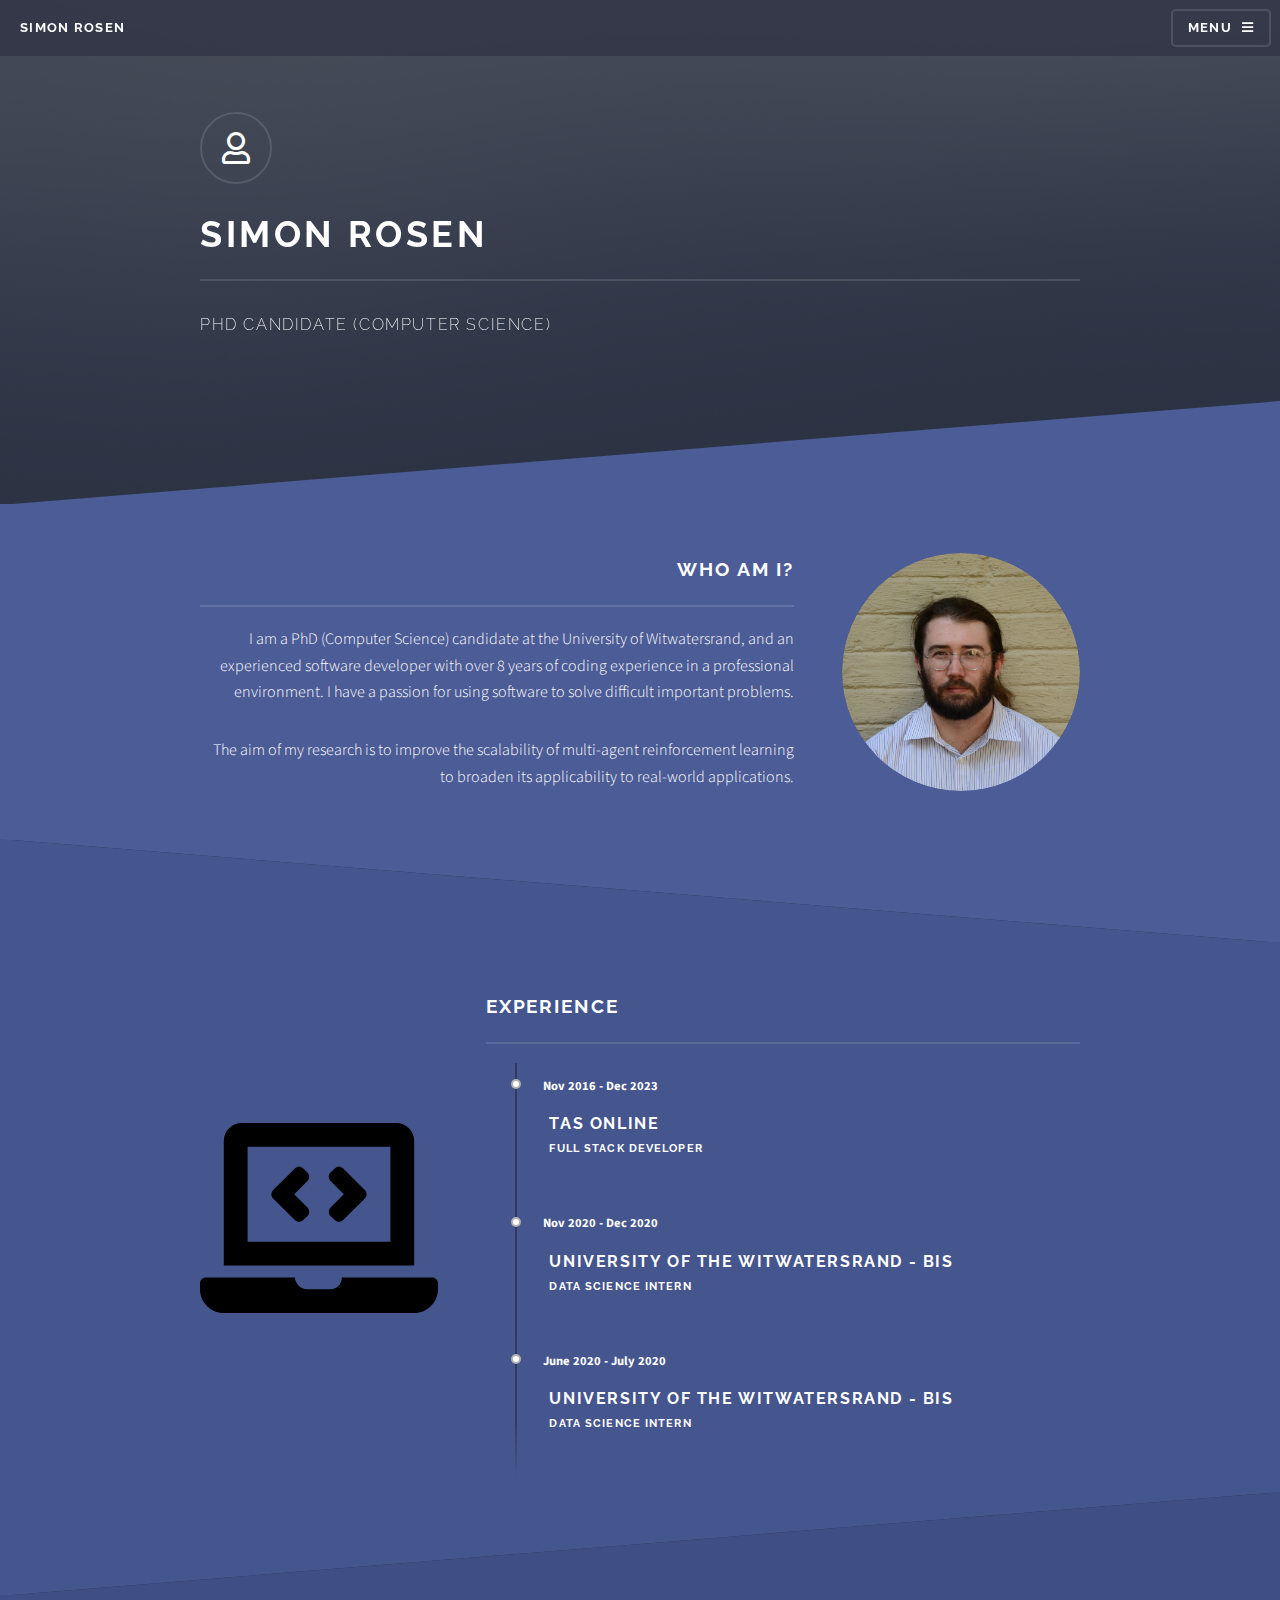
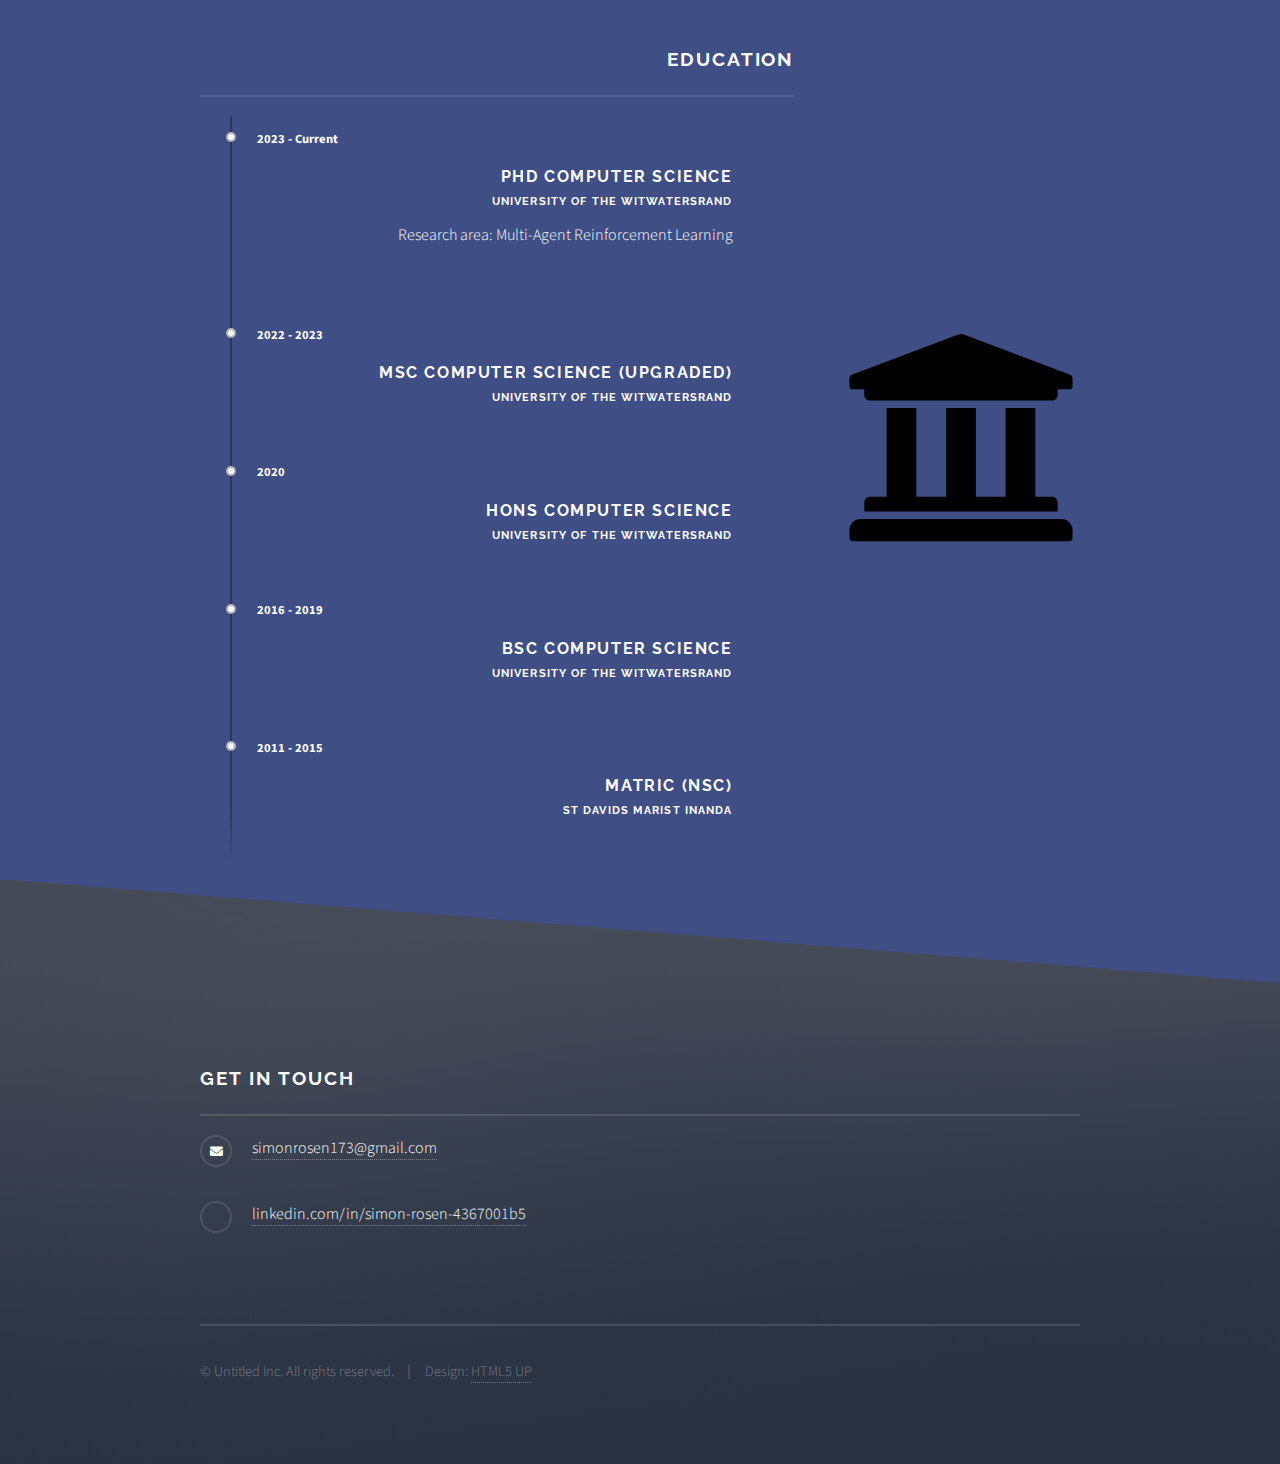
<file: index.html>
<!DOCTYPE HTML>
<!--
	Solid State by HTML5 UP
	html5up.net | @ajlkn
	Free for personal and commercial use under the CCA 3.0 license (html5up.net/license)
-->
<html>
	<head>
		<title>Simon Rosen</title>
		<meta charset="utf-8" />
		<meta name="viewport" content="width=device-width, initial-scale=1, user-scalable=no" />
		<link rel="stylesheet" href="assets/css/main.css" />
		<noscript><link rel="stylesheet" href="assets/css/noscript.css" /></noscript>
	</head>
	<body class="is-preload">

		<!-- Page Wrapper -->
			<div id="page-wrapper">

				<!-- Header -->
					<header id="header">
						<h1><a href="/">Simon Rosen</a></h1>
						<nav>
							<a href="#menu">Menu</a>
						</nav>
					</header>

					<!-- Menu -->
					<nav id="menu">
						<div class="inner">
							<h2>Menu</h2>
							<ul class="links">
								<li><a href="/">Home</a></li>
								<!--<li><a href="/blog">Blog</a></li>-->
								<!--								<li><a href="elements.html">Elements</a></li>-->
							</ul>
							<a href="#" class="close">Close</a>
						</div>
					</nav>

				<!-- Banner -->
					<section id="banner">
						<div class="inner">
							<div class="logo"><span class="icon fa-user offset"></span></div>
							<h2>Simon Rosen </h2>
							<p>PhD Candidate (Computer Science)</p>
						</div>
					</section>

				<!-- Wrapper -->
					<section id="wrapper">

						<!-- One -->
							<section id="one" class="wrapper spotlight style1">
								<div class="inner">
									<a class="image"><img src="images/me_profile.jpg" alt="" /></a>
									<div class="content">
										<h2 class="major">Who am I?</h2>
										<p>I am a PhD (Computer Science) candidate at the University of Witwatersrand, and an experienced software developer with over 8 years of coding experience in a professional environment. I have a passion for using software to solve difficult important problems.</p>
										<p>The aim of my research is to improve the scalability of multi-agent reinforcement learning to broaden its applicability to real-world applications.</p>
									</div>
								</div>
							</section>

						<!-- Two -->
							<section id="two" class="wrapper alt spotlight style2">
								<div class="inner">
									<!--Image: Photo by <a href="https://unsplash.com/@socialmode?utm_source=unsplash&utm_medium=referral&utm_content=creditCopyText">Social Mode</a> on <a href="https://unsplash.com/s/photos/laptop-and-coffee?utm_source=unsplash&utm_medium=referral&utm_content=creditCopyText">Unsplash</a>-->
									<a class="image no-radius"><img src="svgs/laptop-code.svg" alt=""/></a>
<!--									<a class="image"><></a>-->
									<div class="content">
										<h2 class="major">Experience </h2>
										<div class="timeline-container">
											<div class="timeline-item" date-is='Nov 2016 - Dec 2023'>
												<h3>TAS Online</h3>
												<h4>Full Stack Developer</h4>
<!--												<p>-->
<!--													I'm speaking with myself, number one, because I have a very good brain and I've said a lot of things. I write the best placeholder text, and I'm the biggest developer on the web by far... While that's mock-ups and this is politics, are they really so different? I think the only card she has is the Lorem card.-->
<!--												</p>-->
											</div>

											<div class="timeline-item" date-is='Nov 2020 - Dec 2020'>
												<h3>University of the Witwatersrand - BIS</h3>
												<h4>Data Science Intern</h4>
<!--												<p>-->
<!--													I'm speaking with myself, number one, because I have a very good brain and I've said a lot of things. I write the best placeholder text, and I'm the biggest developer on the web by far... While that's mock-ups and this is politics, are they really so different? I think the only card she has is the Lorem card.-->
<!--												</p>-->
											</div>

											<div class="timeline-item" date-is='June 2020 - July 2020'>
												<h3>University of the Witwatersrand - BIS</h3>
												<h4>Data Science Intern</h4>
<!--												<p>-->
<!--													I'm speaking with myself, number one, because I have a very good brain and I've said a lot of things. I write the best placeholder text, and I'm the biggest developer on the web by far... While that's mock-ups and this is politics, are they really so different? I think the only card she has is the Lorem card.-->
<!--												</p>-->
											</div>
										</div>
									</div>
								</div>
							</section>

						<!-- Three -->
							<section id="three" class="wrapper spotlight style3">
								<div class="inner">
									<a class="image no-radius"><img src="svgs/university.svg" alt="" /></a>
									<div class="content">
										<h2 class="major">Education</h2>
										<div class="timeline-container">
											<div class="timeline-item" date-is='2023 - Current'>
												<h3>PhD Computer Science</h3>
												<h4>University of the Witwatersrand</h4>
												<p>Research area: Multi-Agent Reinforcement Learning</p>
<!--												<p>-->
<!--													I'm speaking with myself, number one, because I have a very good brain and I've said a lot of things. I write the best placeholder text, and I'm the biggest developer on the web by far... While that's mock-ups and this is politics, are they really so different? I think the only card she has is the Lorem card.-->
<!--												</p>-->
											</div>

											<div class="timeline-item" date-is='2022 - 2023'>
												<h3>MSc Computer Science (Upgraded)</h3>
												<h4>University of the Witwatersrand</h4>
<!--												<p>-->
<!--													I'm speaking with myself, number one, because I have a very good brain and I've said a lot of things. I write the best placeholder text, and I'm the biggest developer on the web by far... While that's mock-ups and this is politics, are they really so different? I think the only card she has is the Lorem card.-->
<!--												</p>-->
											</div>

											<div class="timeline-item" date-is='2020'>
												<h3>Hons Computer Science</h3>
												<h4>University of the Witwatersrand</h4>
<!--												<p>-->
<!--													I'm speaking with myself, number one, because I have a very good brain and I've said a lot of things. I write the best placeholder text, and I'm the biggest developer on the web by far... While that's mock-ups and this is politics, are they really so different? I think the only card she has is the Lorem card.-->
<!--												</p>-->
											</div>

											<div class="timeline-item" date-is='2016 - 2019'>
												<h3>BSc Computer Science</h3>
												<h4>University of the Witwatersrand</h4>
<!--												<p>-->
<!--													I'm speaking with myself, number one, because I have a very good brain and I've said a lot of things. I write the best placeholder text, and I'm the biggest developer on the web by far... While that's mock-ups and this is politics, are they really so different? I think the only card she has is the Lorem card.-->
<!--												</p>-->
											</div>

											<div class="timeline-item" date-is='2011 - 2015'>
												<h3>Matric (NSC)</h3>
												<h4>St Davids Marist Inanda</h4>
<!--												<p>-->
<!--													I'm speaking with myself, number one, because I have a very good brain and I've said a lot of things. I write the best placeholder text, and I'm the biggest developer on the web by far... While that's mock-ups and this is politics, are they really so different? I think the only card she has is the Lorem card.-->
<!--												</p>-->
											</div>
										</div>
									</div>
								</div>
							</section>

<!--							<section id="programming-section" class="wrapper alt spotlight style1">-->
<!--								<div class="inner">-->
<!--&lt;!&ndash;									<a class="image no-radius"><img src="svgs/university.svg" alt="" /></a>&ndash;&gt;-->
<!--									<div class="content">-->
<!--										<h2 class="major">Programming Languages</h2>-->
<!--										<p>Cras mattis ante fermentum, malesuada neque vitae, eleifend erat. Phasellus non pulvinar erat. Fusce tincidunt, nisl eget mattis egestas, purus ipsum consequat orci, sit amet lobortis lorem lacus in tellus. Sed ac elementum arcu. Quisque placerat auctor laoreet.</p>-->

<!--&lt;!&ndash;										<a class="image no-radius"><img src="svgs/vb.net-logo.svg" alt="" /></a>&ndash;&gt;-->
<!--&lt;!&ndash;										<a class="image no-radius"><img src="svgs/js-logo.svg" alt="" /></a>&ndash;&gt;-->
<!--										<ul class="icons">-->
<!--											<li><a class="image icon small"><img src="svgs/python-logo.svg" alt="" /></a></li>-->
<!--											<li><a class="image icon small"><img src="svgs/vb.net-logo.svg" alt="" /></a></li>-->
<!--											<li><a class="image icon no-radius small"><img src="svgs/js-logo.svg" alt="" /></a></li>-->
<!--										</ul>-->
<!--&lt;!&ndash;										<ul class="contact">&ndash;&gt;-->
<!--&lt;!&ndash;											<li class="">&ndash;&gt;-->
<!--&lt;!&ndash;												&ndash;&gt;-->
<!--&lt;!&ndash;											</li>&ndash;&gt;-->
<!--&lt;!&ndash;											<li class="">&ndash;&gt;-->
<!--&lt;!&ndash;												<a class="image padded"><img src="svgs/python-logo.svg" alt="" /></a>&ndash;&gt;-->
<!--&lt;!&ndash;											</li>&ndash;&gt;-->
<!--&lt;!&ndash;											&lt;!&ndash;										<li class="icon solid fa-phone">(000) 000-0000</li>&ndash;&gt;&ndash;&gt;-->
<!--&lt;!&ndash;											&lt;!&ndash;										<li class="icon solid fa-envelope"><a href="#">information@untitled.tld</a></li>&ndash;&gt;&ndash;&gt;-->
<!--&lt;!&ndash;											&lt;!&ndash;										<li class="icon brands fa-twitter"><a href="#">twitter.com/untitled-tld</a></li>&ndash;&gt;&ndash;&gt;-->
<!--&lt;!&ndash;											&lt;!&ndash;										<li class="icon brands fa-facebook-f"><a href="#">facebook.com/untitled-tld</a></li>&ndash;&gt;&ndash;&gt;-->
<!--&lt;!&ndash;											&lt;!&ndash;										<li class="icon brands fa-instagram"><a href="#">instagram.com/untitled-tld</a></li>&ndash;&gt;&ndash;&gt;-->
<!--&lt;!&ndash;										</ul>&ndash;&gt;-->
<!--									</div>-->




<!--&lt;!&ndash;									<h2 class="major">Programming Languages</h2>&ndash;&gt;-->
<!--&lt;!&ndash;									<p>Cras mattis ante fermentum, malesuada neque vitae, eleifend erat. Phasellus non pulvinar erat. Fusce tincidunt, nisl eget mattis egestas, purus ipsum consequat orci, sit amet lobortis lorem lacus in tellus. Sed ac elementum arcu. Quisque placerat auctor laoreet.</p>&ndash;&gt;-->
<!--								</div>-->
<!--							</section>-->

						<!-- Four -->
<!--							<section id="four" class="wrapper style1">-->
<!--								<div class="inner">-->
<!--									<h2 class="major">Skills</h2>-->
<!--									<p>Cras mattis ante fermentum, malesuada neque vitae, eleifend erat. Phasellus non pulvinar erat. Fusce tincidunt, nisl eget mattis egestas, purus ipsum consequat orci, sit amet lobortis lorem lacus in tellus. Sed ac elementum arcu. Quisque placerat auctor laoreet.</p>-->
<!--									<section class="features">-->
<!--										<article>-->
<!--											<a class="image padded"><img src="svgs/python-logo.svg" alt="" /></a>-->
<!--											<h3 class="major">Web Development</h3>-->
<!--											<p>Cras mattis ante fermentum, malesuada neque vitae, eleifend erat. Phasellus non pulvinar erat. Fusce tincidunt, nisl eget mattis egestas, purus ipsum consequat orci, sit amet lobortis lorem lacus in tellus. Sed ac elementum arcu. Quisque placerat auctor laoreet.</p>-->
<!--											<p><div class="logo"><span class="icon fa-user"></span></div></p>-->
<!--&lt;!&ndash;											<a href="#" class="special">Learn more</a>&ndash;&gt;-->
<!--										</article>-->
<!--										<article>-->
<!--											<a class="image padded"><img src="svgs/js-logo.svg" alt="" /></a>-->
<!--											<h3 class="major">Reinforcement Learning</h3>-->
<!--											<p>Lorem ipsum dolor sit amet, consectetur adipiscing vehicula id nulla dignissim dapibus ultrices.</p>-->
<!--											<a href="#" class="special">Learn more</a>-->
<!--										</article>-->
<!--										<article>-->
<!--											<a class="image padded"><img src="svgs/vb.net-logo.svg" alt="" /></a>-->
<!--											<h3 class="major">Parallel Programming</h3>-->
<!--											<p>Lorem ipsum dolor sit amet, consectetur adipiscing vehicula id nulla dignissim dapibus ultrices.</p>-->
<!--											<a href="#" class="special">Learn more</a>-->
<!--										</article>-->
<!--										<article>-->
<!--											<a href="#" class="image"><img src="images/pic07.jpg" alt="" /></a>-->
<!--											<h3 class="major">Fusce consequat</h3>-->
<!--											<p>Lorem ipsum dolor sit amet, consectetur adipiscing vehicula id nulla dignissim dapibus ultrices.</p>-->
<!--											<a href="#" class="special">Learn more</a>-->
<!--										</article>-->
<!--									</section>-->
<!--									<ul class="actions">-->
<!--										<li><a href="#" class="button">Browse All</a></li>-->
<!--									</ul>-->
<!--								</div>-->
<!--							</section>-->

<!--					</section>-->

				<!-- Footer -->
					<section id="footer">
						<div class="inner">
							<h2 class="major">Get in touch</h2>
<!--							<p>Cras mattis ante fermentum, malesuada neque vitae, eleifend erat. Phasellus non pulvinar erat. Fusce tincidunt, nisl eget mattis egestas, purus ipsum consequat orci, sit amet lobortis lorem lacus in tellus. Sed ac elementum arcu. Quisque placerat auctor laoreet.</p>-->
<!--							<form method="post" action="#">-->
<!--								<div class="fields">-->
<!--									<div class="field">-->
<!--										<label for="name">Name</label>-->
<!--										<input type="text" name="name" id="name" />-->
<!--									</div>-->
<!--									<div class="field">-->
<!--										<label for="email">Email</label>-->
<!--										<input type="email" name="email" id="email" />-->
<!--									</div>-->
<!--									<div class="field">-->
<!--										<label for="message">Message</label>-->
<!--										<textarea name="message" id="message" rows="4"></textarea>-->
<!--									</div>-->
<!--								</div>-->
<!--								<ul class="actions">-->
<!--									<li><input type="submit" value="Send Message" /></li>-->
<!--								</ul>-->
<!--							</form>-->
							<ul class="contact">
<!--								<li class="icon solid fa-home">-->
<!--									Untitled Inc<br />-->
<!--									1234 Somewhere Road Suite #2894<br />-->
<!--									Nashville, TN 00000-0000-->
<!--								</li>-->
<!--								<li class="icon solid fa-phone">(000) 000-0000</li>-->
								<li class="icon solid fa-envelope"><a href="#">simonrosen173@gmail.com</a></li>
								<li class="icon solid fa-linkedin"><a href="http://www.linkedin.com/in/simon-rosen-4367001b5">linkedin.com/in/simon-rosen-4367001b5</a></li>
<!--								<li class="icon brands fa-twitter"><a href="#">twitter.com/untitled-tld</a></li>-->
<!--								<li class="icon brands fa-facebook-f"><a href="#">facebook.com/untitled-tld</a></li>-->
<!--								<li class="icon brands fa-instagram"><a href="#">instagram.com/untitled-tld</a></li>-->
							</ul>
							<ul class="copyright">
								<li>&copy; Untitled Inc. All rights reserved.</li><li>Design: <a href="http://html5up.net">HTML5 UP</a></li>
							</ul>
						</div>
					</section>

			</div>

		<!-- Scripts -->
			<script src="assets/js/jquery.min.js"></script>
			<script src="assets/js/jquery.scrollex.min.js"></script>
			<script src="assets/js/browser.min.js"></script>
			<script src="assets/js/breakpoints.min.js"></script>
			<script src="assets/js/util.js"></script>
			<script src="assets/js/main.js"></script>

	</body>
</html>
</file>
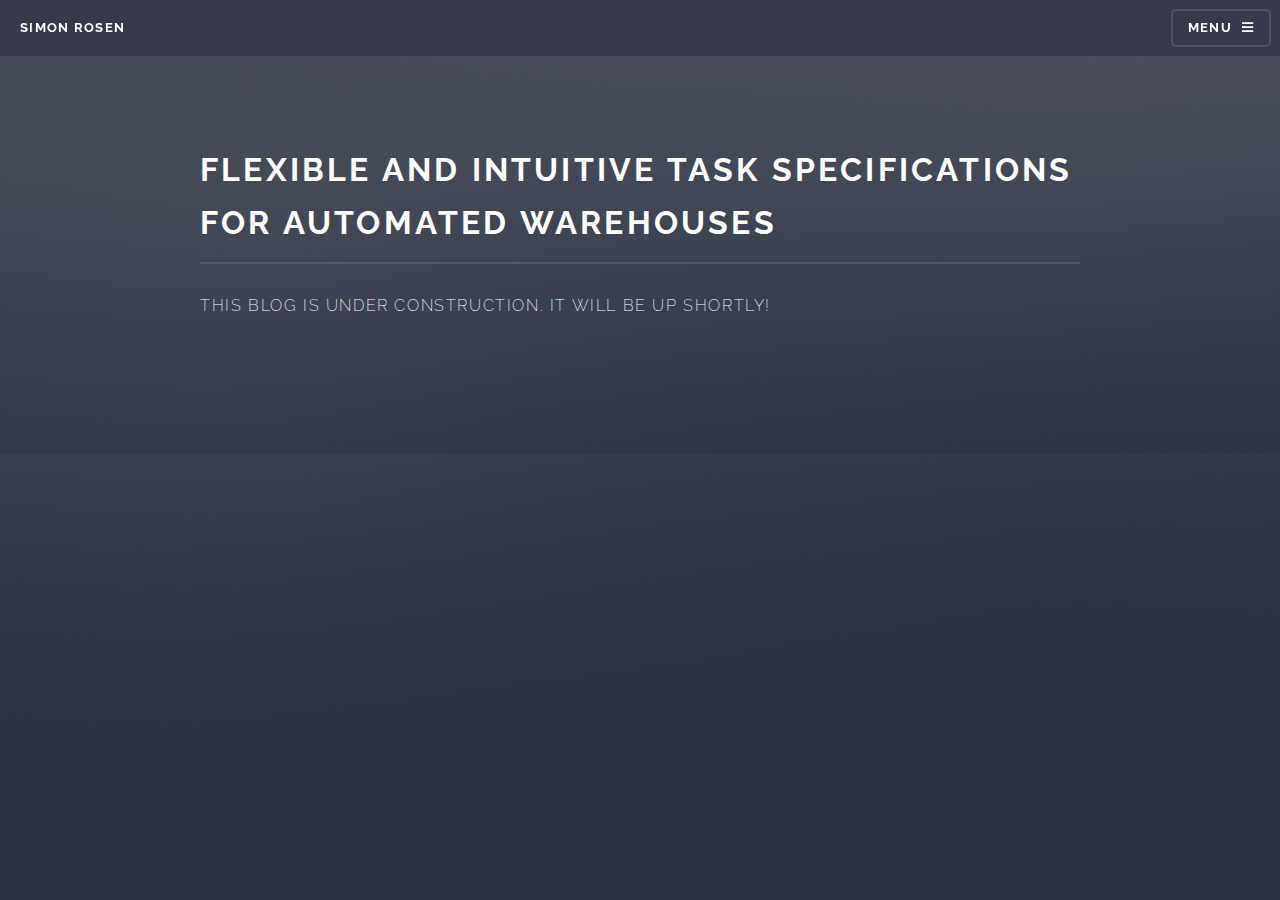
<file: blog/easy-task-specifications/index.html>
<!DOCTYPE HTML>
<!--
	Solid State by HTML5 UP
	html5up.net | @ajlkn
	Free for personal and commercial use under the CCA 3.0 license (html5up.net/license)
-->
<html>
	<head>
		<title>Simon Rosen</title>
		<meta charset="utf-8" />
		<meta name="viewport" content="width=device-width, initial-scale=1, user-scalable=no" />
		<link rel="stylesheet" href="/assets/css/main.css" />
		<noscript><link rel="stylesheet" href="/assets/css/noscript.css" /></noscript>
	</head>
	<body class="is-preload">

		<!-- Page Wrapper -->
			<div id="page-wrapper">

				<!-- Header -->
					<header id="header">
						<h1><a href="/">Simon Rosen</a></h1>
						<nav>
							<a href="#menu">Menu</a>
						</nav>
					</header>

				<!-- Menu -->
					<nav id="menu">
						<div class="inner">
							<h2>Menu</h2>
							<ul class="links">
								<li><a href="/">Home</a></li>
								<li><a href="/blog">Blog</a></li>
<!--								<li><a href="elements.html">Elements</a></li>-->
							</ul>
							<a href="#" class="close">Close</a>
						</div>
					</nav>

				<!-- Wrapper -->
					<section id="wrapper">
						<header>
							<div class="inner">
								<h2>Flexible and Intuitive Task Specifications for Automated Warehouses</h2>
								<p>This blog is under construction. It will be up shortly!</p>
							</div>
						</header>

						<!-- Content -->
<!--							<div class="wrapper">-->
<!--								<div class="inner">-->
<!--									<div class="box alt">-->
<!--										<div class="row gtr-uniform">-->
<!--											<div class="col-12"><span class="image fit"><img src="/images/blog/easy-task-specifications/laptop_and_headphones_task.png" alt="" style="background-color: white;" /></span></div>-->
<!--										</div>-->
<!--									</div>-->

<!--									<h3 class="major">Background</h3>-->
<!--									<p><span class="image left"><img src="/images/blog/easy-task-specifications/bg_automated_warehouse.png" alt="" style="background-color: white" /></span>Morbi mattis mi consectetur tortor elementum, varius pellentesque velit convallis. Aenean tincidunt lectus auctor mauris maximus, ac scelerisque ipsum tempor. Duis vulputate ex et ex tincidunt, quis lacinia velit aliquet. Duis non efficitur nisi, id malesuada justo. Maecenas sagittis felis ac sagittis semper. Curabitur purus leo, tempus sed finibus eget, fringilla quis risus. Maecenas et lorem quis sem varius sagittis et a est. Maecenas iaculis iaculis sem. Donec vel dolor at arcu tincidunt bibendum. Interdum et malesuada fames ac ante ipsum primis in faucibus. Fusce ut aliquet justo. Donec id neque ipsum. Integer eget ultricies odio. Nam vel ex a orci fringilla tincidunt. Aliquam eleifend ligula non velit accumsan cursus. Etiam ut gravida sapien. Morbi mattis mi consectetur tortor elementum, varius pellentesque velit convallis. Aenean tincidunt lectus auctor mauris maximus, ac scelerisque ipsum tempor. Duis vulputate ex et ex tincidunt, quis lacinia velit aliquet. Duis non efficitur nisi, id malesuada justo. Maecenas sagittis felis ac sagittis semper. Curabitur purus leo, tempus sed finibus eget, fringilla quis risus. Maecenas et lorem quis sem varius sagittis et a est. Maecenas iaculis iaculis sem. Donec vel dolor at arcu tincidunt bibendum. Interdum et malesuada fames ac ante ipsum primis in faucibus. Fusce ut aliquet justo. Donec id neque ipsum. Integer eget ultricies odio. Nam vel ex a orci fringilla tincidunt. Aliquam eleifend ligula non velit accumsan cursus. Etiam ut gravida sapien.</p>-->
<!--									<p>Morbi mattis mi consectetur tortor elementum, varius pellentesque velit convallis. Aenean tincidunt lectus auctor mauris maximus, ac scelerisque ipsum tempor. Duis vulputate ex et ex tincidunt, quis lacinia velit aliquet. Duis non efficitur nisi, id malesuada justo. Maecenas sagittis felis ac sagittis semper. Curabitur purus leo donec vel dolor at arcu tincidunt bibendum. Interdum et malesuada fames ac ante ipsum primis in faucibus. Fusce ut aliquet justo. Donec id neque ipsum. Integer eget ultricies odio. Nam vel ex a orci fringilla tincidunt. Aliquam eleifend ligula non velit accumsan cursus. Etiam ut gravida sapien.</p>-->

<!--									<p>Vestibulum ultrices risus velit, sit amet blandit massa auctor sit amet. Sed eu lectus sem. Phasellus in odio at ipsum porttitor mollis id vel diam. Praesent sit amet posuere risus, eu faucibus lectus. Vivamus ex ligula, tempus pulvinar ipsum in, auctor porta quam. Proin nec commodo, vel scelerisque nisi scelerisque. Suspendisse id quam vel tortor tincidunt suscipit. Nullam auctor orci eu dolor consectetur, interdum ullamcorper ante tincidunt. Mauris felis nec felis elementum varius.</p>-->

<!--									<h3 class="major">Current Approaches</h3>-->
<!--									<p>Cras mattis ante fermentum, malesuada neque vitae, eleifend erat. Phasellus non pulvinar erat. Fusce tincidunt, nisl eget mattis egestas, purus ipsum consequat orci, sit amet lobortis lorem lacus in tellus. Sed ac elementum arcu. Quisque placerat auctor laoreet.</p>-->

<!--									<h3 class="major">Our Approach</h3>-->
<!--									<p>Cras mattis ante fermentum, malesuada neque vitae, eleifend erat. Phasellus non pulvinar erat. Fusce tincidunt, nisl eget mattis egestas, purus ipsum consequat orci, sit amet lobortis lorem lacus in tellus. Sed ac elementum arcu. Quisque placerat auctor laoreet.</p>-->

<!--									<h3 class="major">Methodology</h3>-->
<!--									<p>Cras mattis ante fermentum, malesuada neque vitae, eleifend erat. Phasellus non pulvinar erat. Fusce tincidunt, nisl eget mattis egestas, purus ipsum consequat orci, sit amet lobortis lorem lacus in tellus. Sed ac elementum arcu. Quisque placerat auctor laoreet.</p>-->

<!--									<h3 class="major">Conclusion</h3>-->
<!--									<p>Cras mattis ante fermentum, malesuada neque vitae, eleifend erat. Phasellus non pulvinar erat. Fusce tincidunt, nisl eget mattis egestas, purus ipsum consequat orci, sit amet lobortis lorem lacus in tellus. Sed ac elementum arcu. Quisque placerat auctor laoreet.</p>-->
<!--								</div>-->
<!--							</div>-->

					</section>

				<!-- Footer -->
<!--					<section id="footer">-->
<!--						<div class="inner">-->
<!--							<h2 class="major">Get in touch</h2>-->
<!--							<p>Cras mattis ante fermentum, malesuada neque vitae, eleifend erat. Phasellus non pulvinar erat. Fusce tincidunt, nisl eget mattis egestas, purus ipsum consequat orci, sit amet lobortis lorem lacus in tellus. Sed ac elementum arcu. Quisque placerat auctor laoreet.</p>-->
<!--							<form method="post" action="#">-->
<!--								<div class="fields">-->
<!--									<div class="field">-->
<!--										<label for="name">Name</label>-->
<!--										<input type="text" name="name" id="name" />-->
<!--									</div>-->
<!--									<div class="field">-->
<!--										<label for="email">Email</label>-->
<!--										<input type="email" name="email" id="email" />-->
<!--									</div>-->
<!--									<div class="field">-->
<!--										<label for="message">Message</label>-->
<!--										<textarea name="message" id="message" rows="4"></textarea>-->
<!--									</div>-->
<!--								</div>-->
<!--								<ul class="actions">-->
<!--									<li><input type="submit" value="Send Message" /></li>-->
<!--								</ul>-->
<!--							</form>-->
<!--							<ul class="contact">-->
<!--								<li class="icon solid fa-home">-->
<!--									Untitled Inc<br />-->
<!--									1234 Somewhere Road Suite #2894<br />-->
<!--									Nashville, TN 00000-0000-->
<!--								</li>-->
<!--								<li class="icon solid fa-phone">(000) 000-0000</li>-->
<!--								<li class="icon solid fa-envelope"><a href="#">information@untitled.tld</a></li>-->
<!--								<li class="icon brands fa-twitter"><a href="#">twitter.com/untitled-tld</a></li>-->
<!--								<li class="icon brands fa-facebook-f"><a href="#">facebook.com/untitled-tld</a></li>-->
<!--								<li class="icon brands fa-instagram"><a href="#">instagram.com/untitled-tld</a></li>-->
<!--							</ul>-->
<!--							<ul class="copyright">-->
<!--								<li>&copy; Untitled Inc. All rights reserved.</li><li>Design: <a href="http://html5up.net">HTML5 UP</a></li>-->
<!--							</ul>-->
<!--						</div>-->
<!--					</section>-->

			</div>

		<!-- Scripts -->
			<script src="/assets/js/jquery.min.js"></script>
			<script src="/assets/js/jquery.scrollex.min.js"></script>
			<script src="/assets/js/browser.min.js"></script>
			<script src="/assets/js/breakpoints.min.js"></script>
			<script src="/assets/js/util.js"></script>
			<script src="/assets/js/main.js"></script>

	</body>
</html>
</file>
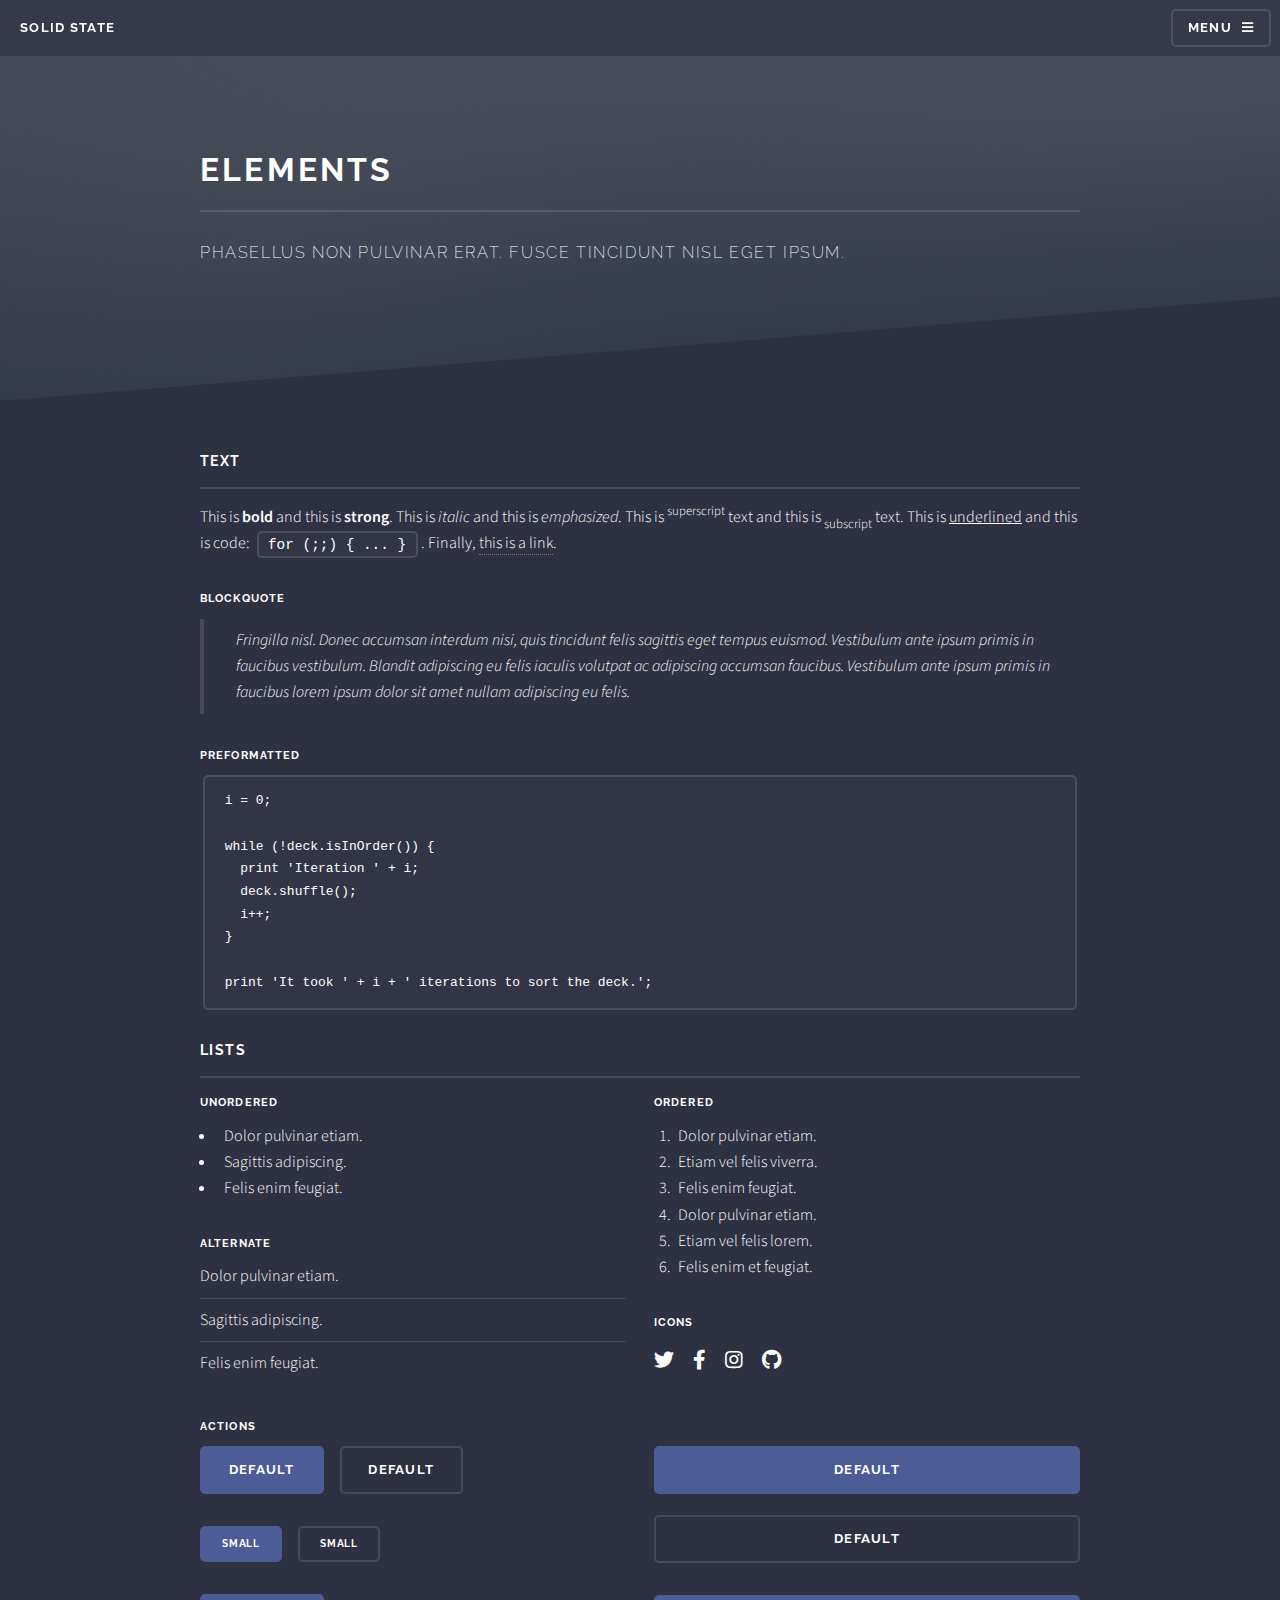
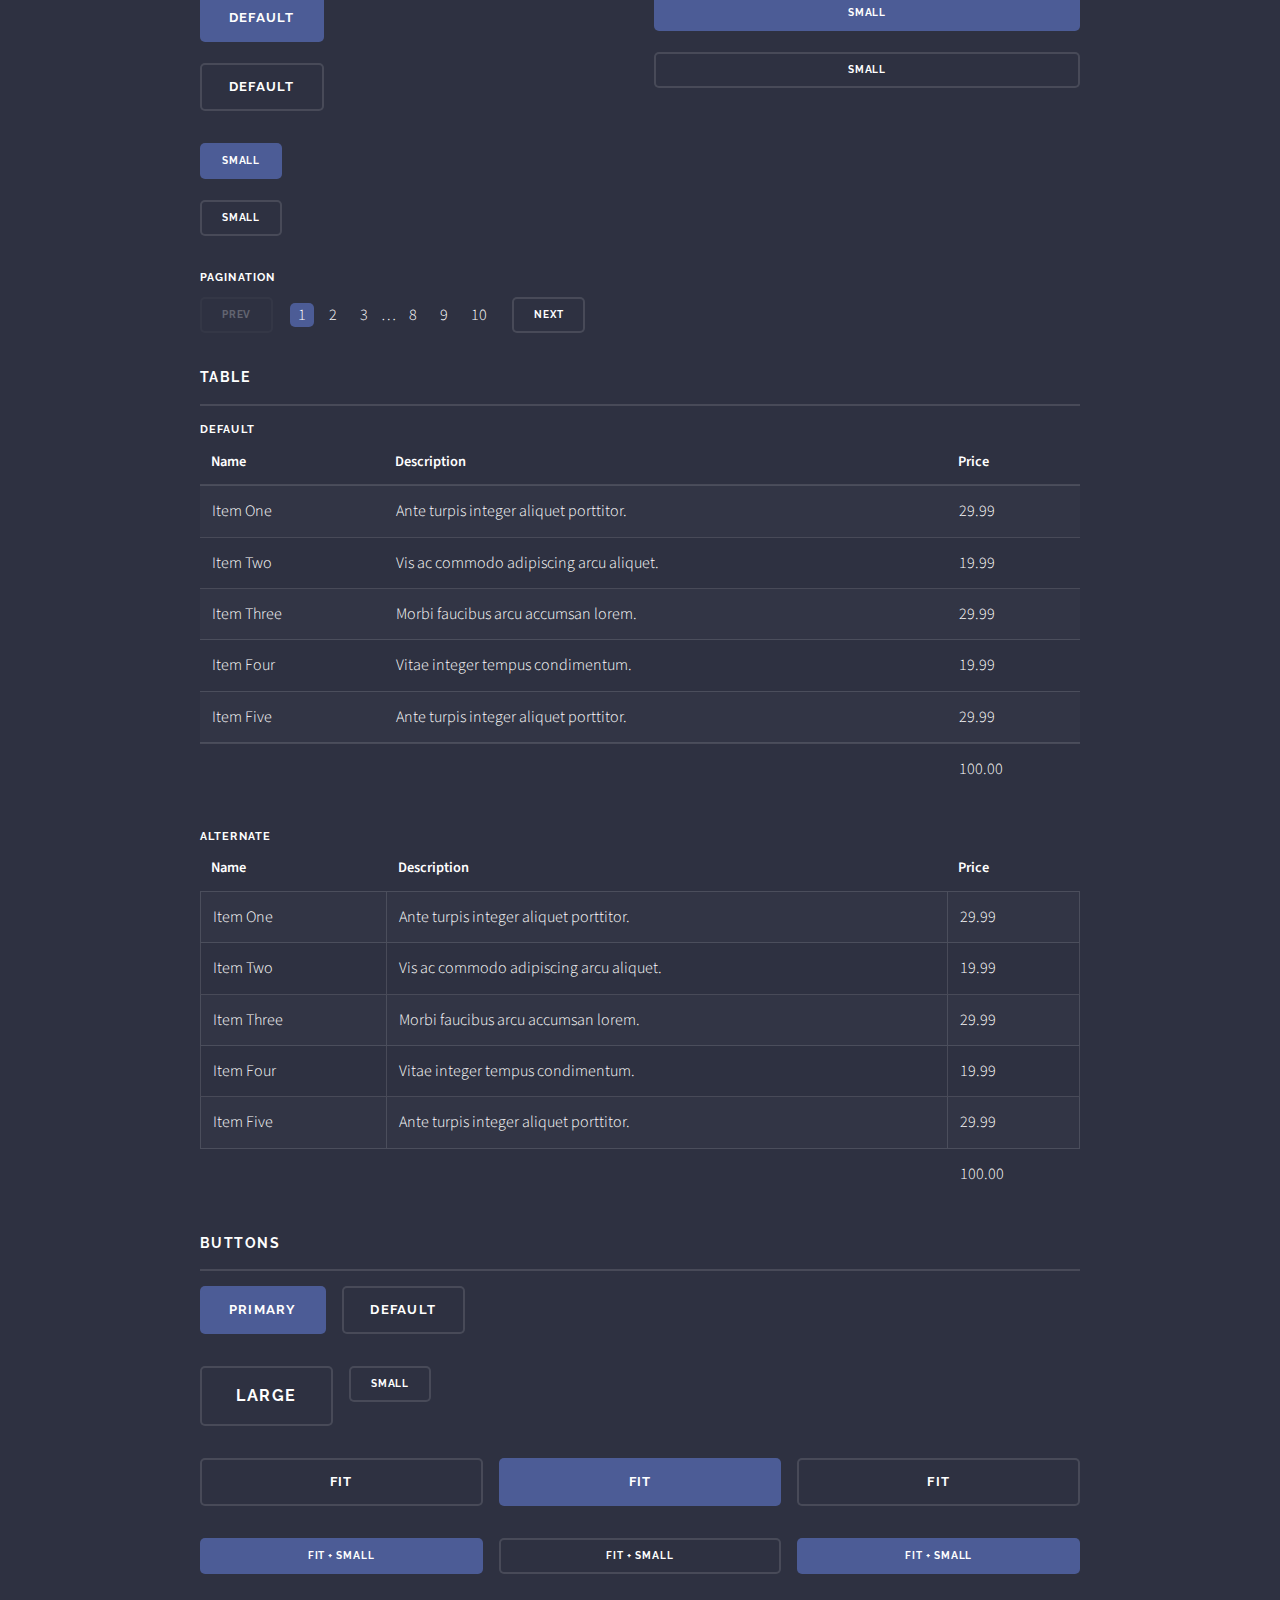
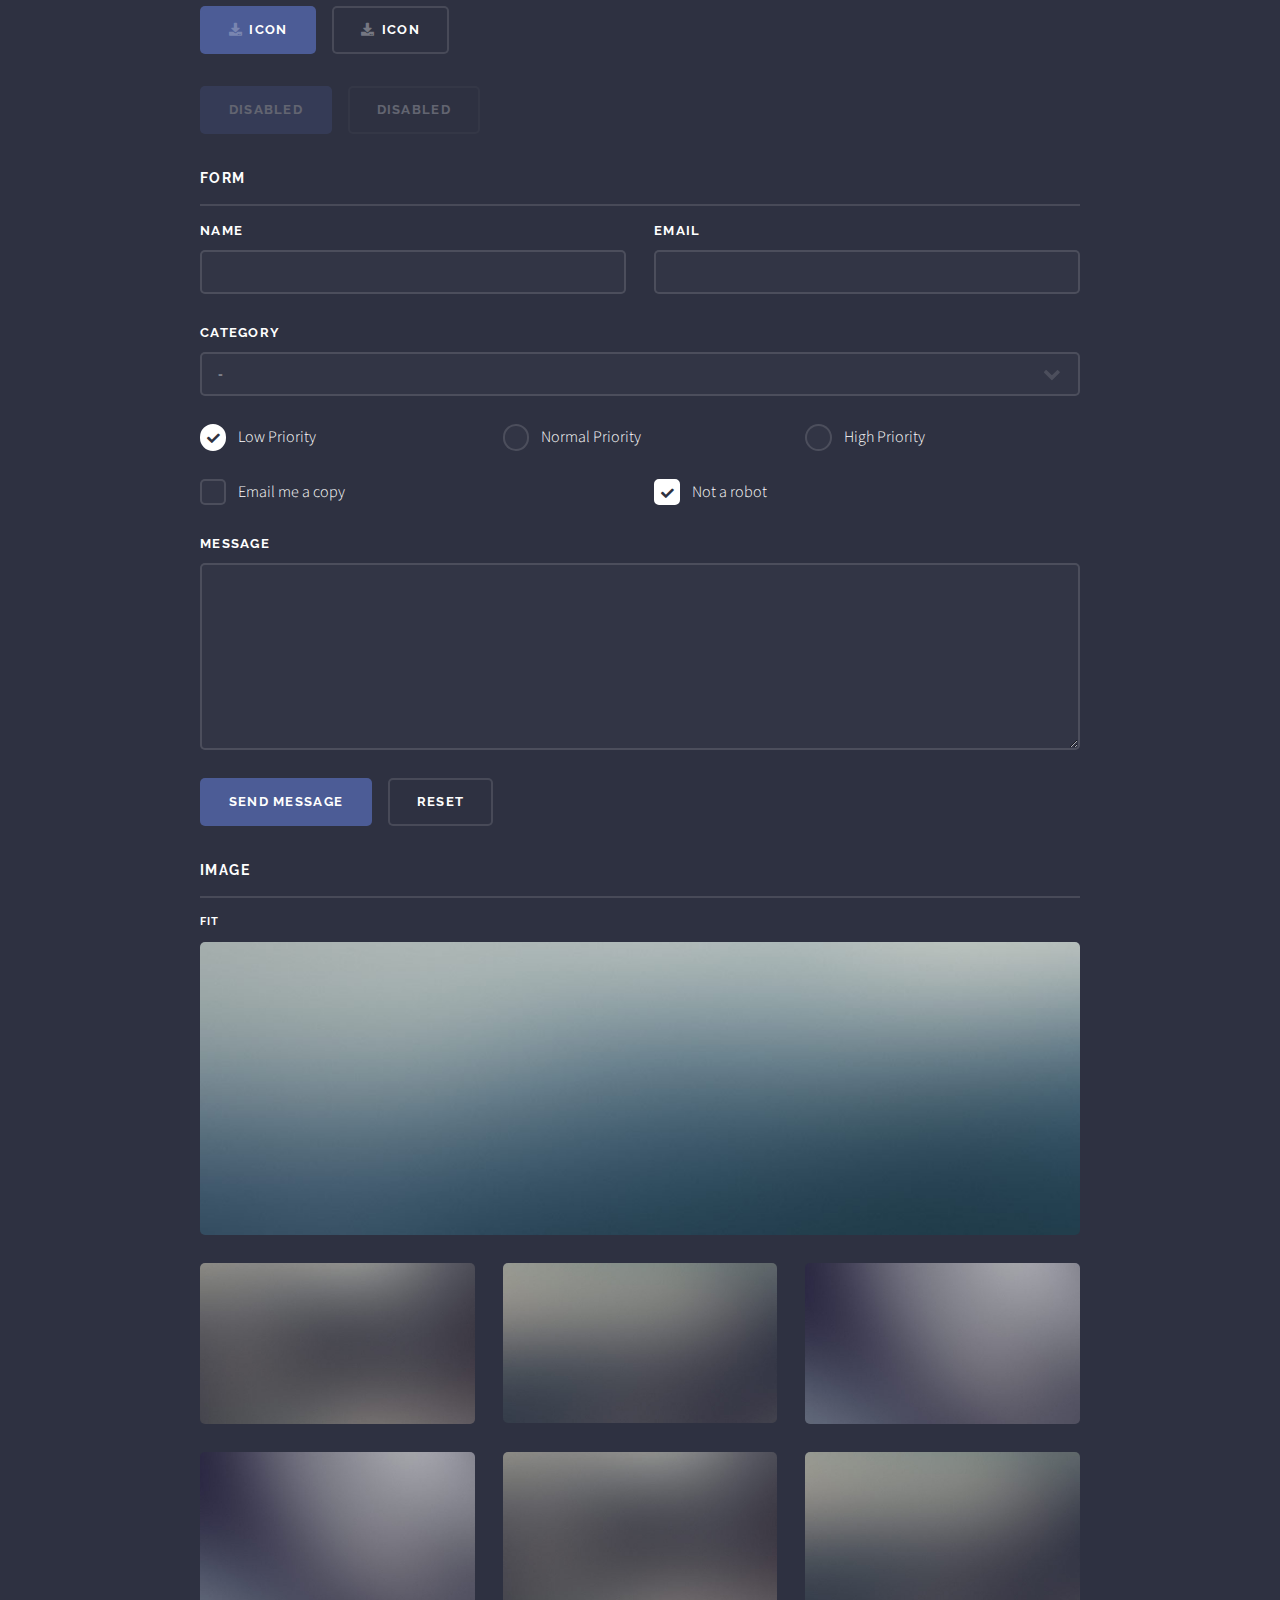
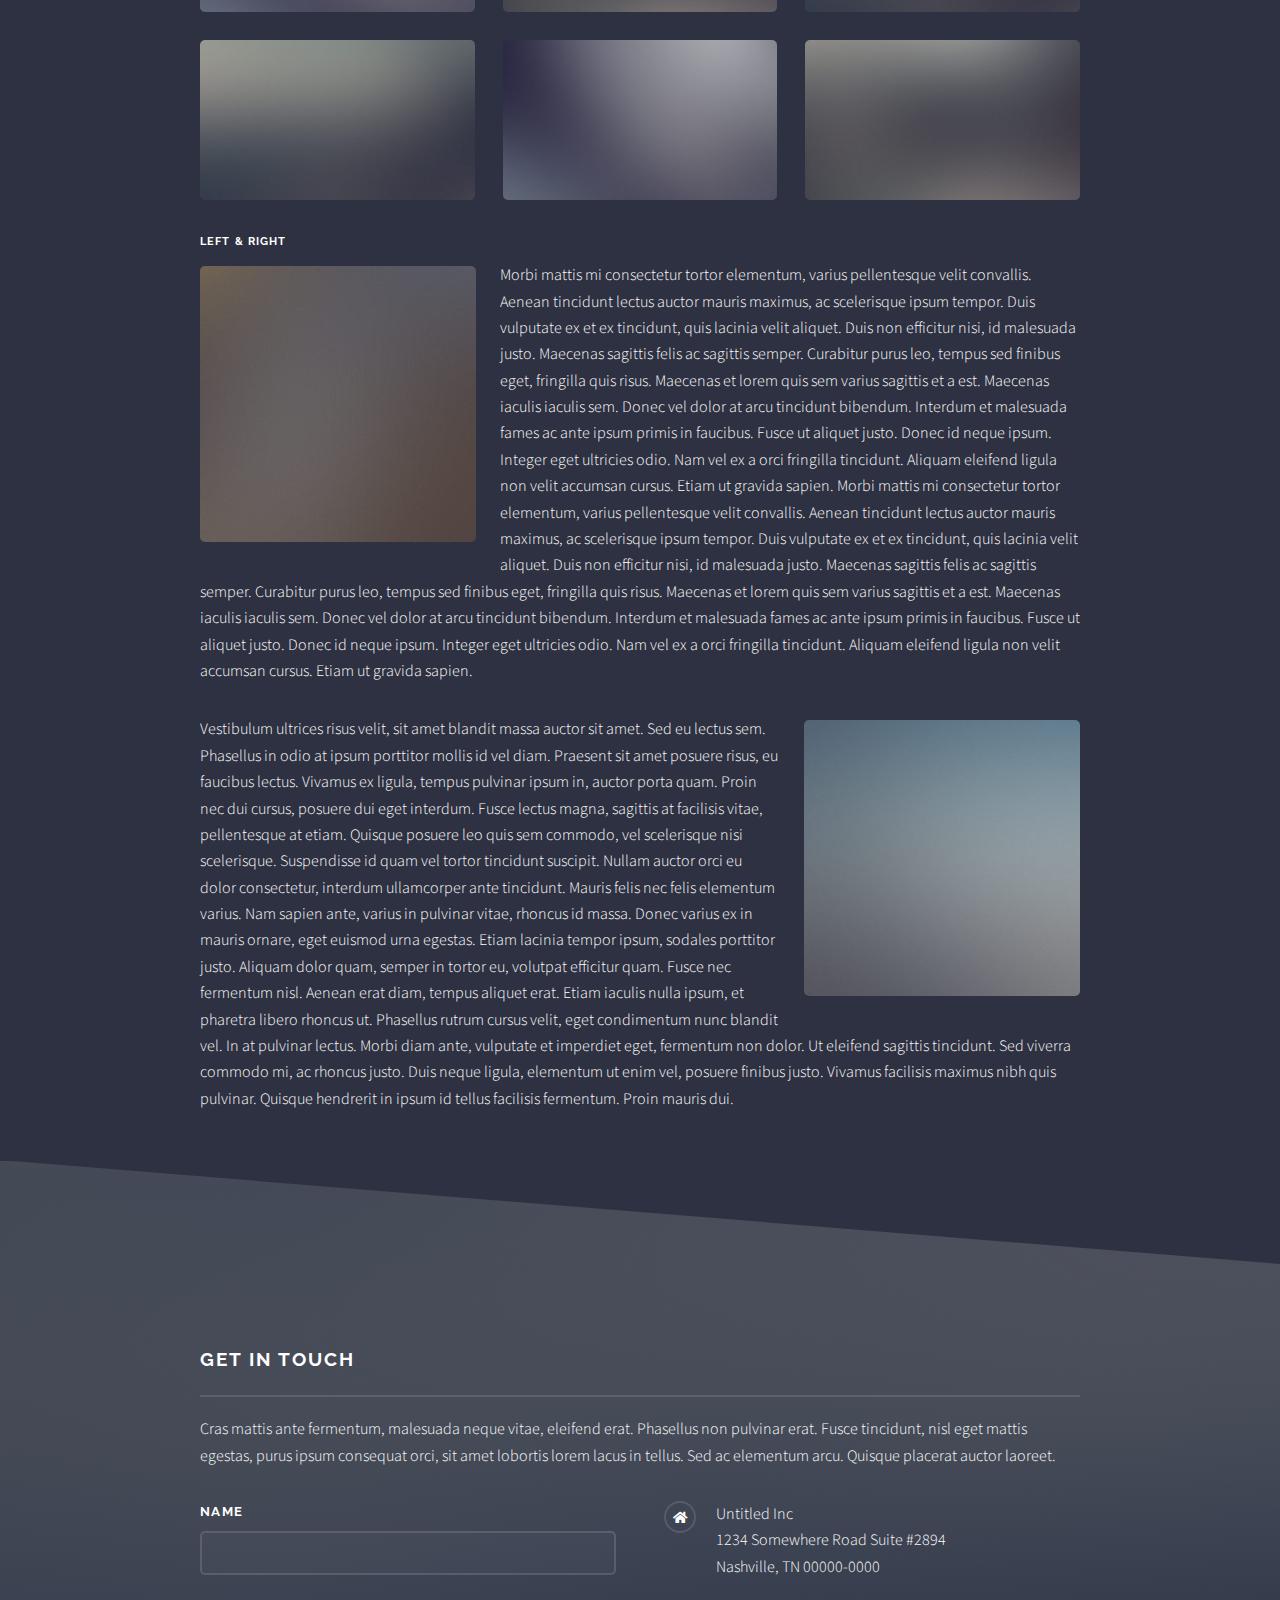
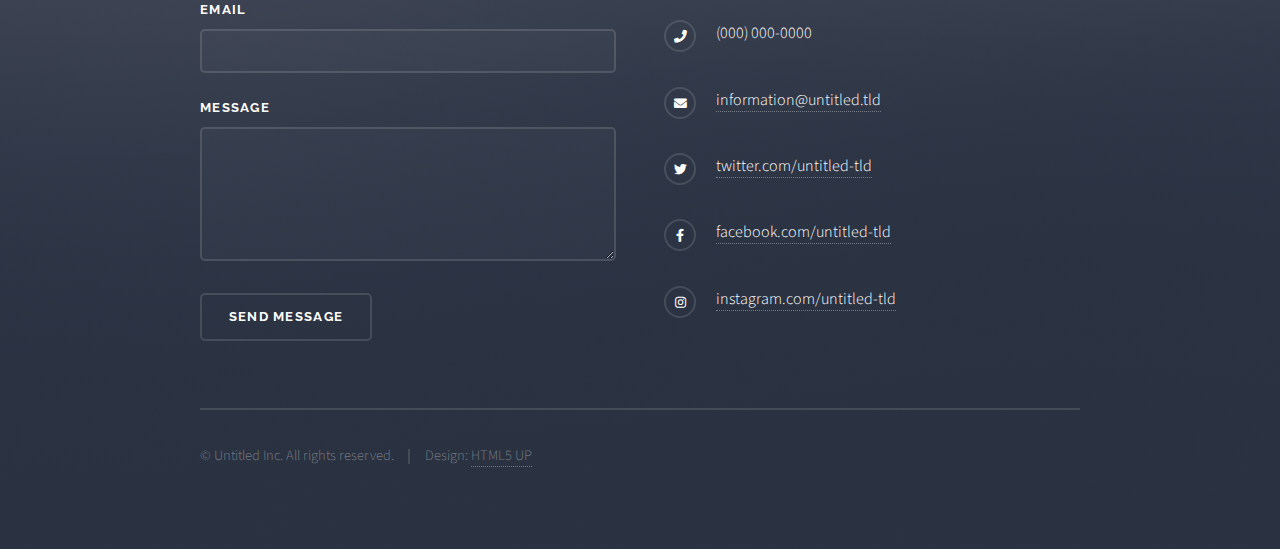
<file: elements.html>
<!DOCTYPE HTML>
<!--
	Solid State by HTML5 UP
	html5up.net | @ajlkn
	Free for personal and commercial use under the CCA 3.0 license (html5up.net/license)
-->
<html>
	<head>
		<title>Simon Rosen</title>
		<meta charset="utf-8" />
		<meta name="viewport" content="width=device-width, initial-scale=1, user-scalable=no" />
		<link rel="stylesheet" href="assets/css/main.css" />
		<noscript><link rel="stylesheet" href="assets/css/noscript.css" /></noscript>
	</head>
	<body class="is-preload">

		<!-- Page Wrapper -->
			<div id="page-wrapper">

				<!-- Header -->
					<header id="header">
						<h1><a href="index.html">Solid State</a></h1>
						<nav>
							<a href="#menu">Menu</a>
						</nav>
					</header>

				<!-- Menu -->
					<nav id="menu">
						<div class="inner">
							<h2>Menu</h2>
							<ul class="links">
								<li><a href="index.html">Home</a></li>
								<li><a href="generic.html">Generic</a></li>
								<li><a href="elements.html">Elements</a></li>
								<li><a href="#">Log In</a></li>
								<li><a href="#">Sign Up</a></li>
							</ul>
							<a href="#" class="close">Close</a>
						</div>
					</nav>

				<!-- Wrapper -->
					<section id="wrapper">
						<header>
							<div class="inner">
								<h2>Elements</h2>
								<p>Phasellus non pulvinar erat. Fusce tincidunt nisl eget ipsum.</p>
							</div>
						</header>

						<!-- Content -->
							<div class="wrapper">
								<div class="inner">

									<section>
										<h3 class="major">Text</h3>
										<p>This is <b>bold</b> and this is <strong>strong</strong>. This is <i>italic</i> and this is <em>emphasized</em>.
										This is <sup>superscript</sup> text and this is <sub>subscript</sub> text.
										This is <u>underlined</u> and this is code: <code>for (;;) { ... }</code>. Finally, <a href="#">this is a link</a>.</p>
										<h4>Blockquote</h4>
										<blockquote>Fringilla nisl. Donec accumsan interdum nisi, quis tincidunt felis sagittis eget tempus euismod. Vestibulum ante ipsum primis in faucibus vestibulum. Blandit adipiscing eu felis iaculis volutpat ac adipiscing accumsan faucibus. Vestibulum ante ipsum primis in faucibus lorem ipsum dolor sit amet nullam adipiscing eu felis.</blockquote>
										<h4>Preformatted</h4>
										<pre><code>i = 0;

while (!deck.isInOrder()) {
  print 'Iteration ' + i;
  deck.shuffle();
  i++;
}

print 'It took ' + i + ' iterations to sort the deck.';</code></pre>
									</section>

									<section>
										<h3 class="major">Lists</h3>
										<div class="row">
											<div class="col-6 col-12-medium">
												<h4>Unordered</h4>
												<ul>
													<li>Dolor pulvinar etiam.</li>
													<li>Sagittis adipiscing.</li>
													<li>Felis enim feugiat.</li>
												</ul>
												<h4>Alternate</h4>
												<ul class="alt">
													<li>Dolor pulvinar etiam.</li>
													<li>Sagittis adipiscing.</li>
													<li>Felis enim feugiat.</li>
												</ul>
											</div>
											<div class="col-6 col-12-medium">
												<h4>Ordered</h4>
												<ol>
													<li>Dolor pulvinar etiam.</li>
													<li>Etiam vel felis viverra.</li>
													<li>Felis enim feugiat.</li>
													<li>Dolor pulvinar etiam.</li>
													<li>Etiam vel felis lorem.</li>
													<li>Felis enim et feugiat.</li>
												</ol>
												<h4>Icons</h4>
												<ul class="icons">
													<li><a href="#" class="icon brands fa-twitter"><span class="label">Twitter</span></a></li>
													<li><a href="#" class="icon brands fa-facebook-f"><span class="label">Facebook</span></a></li>
													<li><a href="#" class="icon brands fa-instagram"><span class="label">Instagram</span></a></li>
													<li><a href="#" class="icon brands fa-github"><span class="label">Github</span></a></li>
												</ul>
											</div>
										</div>
										<h4>Actions</h4>
										<div class="row">
											<div class="col-6 col-12-medium">
												<ul class="actions">
													<li><a href="#" class="button primary">Default</a></li>
													<li><a href="#" class="button">Default</a></li>
												</ul>
												<ul class="actions small">
													<li><a href="#" class="button primary small">Small</a></li>
													<li><a href="#" class="button small">Small</a></li>
												</ul>
												<ul class="actions stacked">
													<li><a href="#" class="button primary">Default</a></li>
													<li><a href="#" class="button">Default</a></li>
												</ul>
												<ul class="actions stacked small">
													<li><a href="#" class="button primary small">Small</a></li>
													<li><a href="#" class="button small">Small</a></li>
												</ul>
											</div>
											<div class="col-6 col-12-medium">
												<ul class="actions stacked">
													<li><a href="#" class="button primary fit">Default</a></li>
													<li><a href="#" class="button fit">Default</a></li>
												</ul>
												<ul class="actions stacked small">
													<li><a href="#" class="button primary small fit">Small</a></li>
													<li><a href="#" class="button small fit">Small</a></li>
												</ul>
											</div>
										</div>
										<h4>Pagination</h4>
										<ul class="pagination">
											<li><span class="button small disabled">Prev</span></li>
											<li><a href="#" class="page active">1</a></li>
											<li><a href="#" class="page">2</a></li>
											<li><a href="#" class="page">3</a></li>
											<li><span>&hellip;</span></li>
											<li><a href="#" class="page">8</a></li>
											<li><a href="#" class="page">9</a></li>
											<li><a href="#" class="page">10</a></li>
											<li><a href="#" class="button small">Next</a></li>
										</ul>
									</section>

									<section>
										<h3 class="major">Table</h3>
										<h4>Default</h4>
										<div class="table-wrapper">
											<table>
												<thead>
													<tr>
														<th>Name</th>
														<th>Description</th>
														<th>Price</th>
													</tr>
												</thead>
												<tbody>
													<tr>
														<td>Item One</td>
														<td>Ante turpis integer aliquet porttitor.</td>
														<td>29.99</td>
													</tr>
													<tr>
														<td>Item Two</td>
														<td>Vis ac commodo adipiscing arcu aliquet.</td>
														<td>19.99</td>
													</tr>
													<tr>
														<td>Item Three</td>
														<td> Morbi faucibus arcu accumsan lorem.</td>
														<td>29.99</td>
													</tr>
													<tr>
														<td>Item Four</td>
														<td>Vitae integer tempus condimentum.</td>
														<td>19.99</td>
													</tr>
													<tr>
														<td>Item Five</td>
														<td>Ante turpis integer aliquet porttitor.</td>
														<td>29.99</td>
													</tr>
												</tbody>
												<tfoot>
													<tr>
														<td colspan="2"></td>
														<td>100.00</td>
													</tr>
												</tfoot>
											</table>
										</div>

										<h4>Alternate</h4>
										<div class="table-wrapper">
											<table class="alt">
												<thead>
													<tr>
														<th>Name</th>
														<th>Description</th>
														<th>Price</th>
													</tr>
												</thead>
												<tbody>
													<tr>
														<td>Item One</td>
														<td>Ante turpis integer aliquet porttitor.</td>
														<td>29.99</td>
													</tr>
													<tr>
														<td>Item Two</td>
														<td>Vis ac commodo adipiscing arcu aliquet.</td>
														<td>19.99</td>
													</tr>
													<tr>
														<td>Item Three</td>
														<td> Morbi faucibus arcu accumsan lorem.</td>
														<td>29.99</td>
													</tr>
													<tr>
														<td>Item Four</td>
														<td>Vitae integer tempus condimentum.</td>
														<td>19.99</td>
													</tr>
													<tr>
														<td>Item Five</td>
														<td>Ante turpis integer aliquet porttitor.</td>
														<td>29.99</td>
													</tr>
												</tbody>
												<tfoot>
													<tr>
														<td colspan="2"></td>
														<td>100.00</td>
													</tr>
												</tfoot>
											</table>
										</div>
									</section>

									<section>
										<h3 class="major">Buttons</h3>
										<ul class="actions">
											<li><a href="#" class="button primary">Primary</a></li>
											<li><a href="#" class="button">Default</a></li>
										</ul>
										<ul class="actions">
											<li><a href="#" class="button large">Large</a></li>
											<li><a href="#" class="button small">Small</a></li>
										</ul>
										<ul class="actions fit">
											<li><a href="#" class="button fit">Fit</a></li>
											<li><a href="#" class="button primary fit">Fit</a></li>
											<li><a href="#" class="button fit">Fit</a></li>
										</ul>
										<ul class="actions fit small">
											<li><a href="#" class="button primary fit small">Fit + Small</a></li>
											<li><a href="#" class="button fit small">Fit + Small</a></li>
											<li><a href="#" class="button primary fit small">Fit + Small</a></li>
										</ul>
										<ul class="actions">
											<li><a href="#" class="button primary icon solid fa-download">Icon</a></li>
											<li><a href="#" class="button icon solid fa-download">Icon</a></li>
										</ul>
										<ul class="actions">
											<li><span class="button primary disabled">Disabled</span></li>
											<li><span class="button disabled">Disabled</span></li>
										</ul>
									</section>

									<section>
										<h3 class="major">Form</h3>
										<form method="post" action="#">
											<div class="row gtr-uniform">
												<div class="col-6 col-12-xsmall">
													<label for="demo-name">Name</label>
													<input type="text" name="demo-name" id="demo-name" value="" />
												</div>
												<div class="col-6 col-12-xsmall">
													<label for="demo-email">Email</label>
													<input type="email" name="demo-email" id="demo-email" value="" />
												</div>
												<div class="col-12">
													<label for="demo-category">Category</label>
													<select name="demo-category" id="demo-category">
														<option value="">-</option>
														<option value="1">Manufacturing</option>
														<option value="1">Shipping</option>
														<option value="1">Administration</option>
														<option value="1">Human Resources</option>
													</select>
												</div>
												<div class="col-4 col-12-small">
													<input type="radio" id="demo-priority-low" name="demo-priority" checked>
													<label for="demo-priority-low">Low Priority</label>
												</div>
												<div class="col-4 col-12-small">
													<input type="radio" id="demo-priority-normal" name="demo-priority">
													<label for="demo-priority-normal">Normal Priority</label>
												</div>
												<div class="col-4 col-12-small">
													<input type="radio" id="demo-priority-high" name="demo-priority">
													<label for="demo-priority-high">High Priority</label>
												</div>
												<div class="col-6 col-12-small">
													<input type="checkbox" id="demo-copy" name="demo-copy">
													<label for="demo-copy">Email me a copy</label>
												</div>
												<div class="col-6 col-12-small">
													<input type="checkbox" id="demo-human" name="demo-human" checked>
													<label for="demo-human">Not a robot</label>
												</div>
												<div class="col-12">
													<label for="demo-message">Message</label>
													<textarea name="demo-message" id="demo-message" rows="6"></textarea>
												</div>
												<div class="col-12">
													<ul class="actions">
														<li><input type="submit" value="Send Message" class="primary" /></li>
														<li><input type="reset" value="Reset" /></li>
													</ul>
												</div>
											</div>
										</form>
									</section>

									<section>
										<h3 class="major">Image</h3>
										<h4>Fit</h4>
										<div class="box alt">
											<div class="row gtr-uniform">
												<div class="col-12"><span class="image fit"><img src="images/pic08.jpg" alt="" /></span></div>
												<div class="col-4"><span class="image fit"><img src="images/pic05.jpg" alt="" /></span></div>
												<div class="col-4"><span class="image fit"><img src="images/pic06.jpg" alt="" /></span></div>
												<div class="col-4"><span class="image fit"><img src="images/pic07.jpg" alt="" /></span></div>
												<div class="col-4"><span class="image fit"><img src="images/pic07.jpg" alt="" /></span></div>
												<div class="col-4"><span class="image fit"><img src="images/pic05.jpg" alt="" /></span></div>
												<div class="col-4"><span class="image fit"><img src="images/pic06.jpg" alt="" /></span></div>
												<div class="col-4"><span class="image fit"><img src="images/pic06.jpg" alt="" /></span></div>
												<div class="col-4"><span class="image fit"><img src="images/pic07.jpg" alt="" /></span></div>
												<div class="col-4"><span class="image fit"><img src="images/pic05.jpg" alt="" /></span></div>
											</div>
										</div>
										<h4>Left &amp; Right</h4>
										<p><span class="image left"><img src="images/pic01.jpg" alt="" /></span>Morbi mattis mi consectetur tortor elementum, varius pellentesque velit convallis. Aenean tincidunt lectus auctor mauris maximus, ac scelerisque ipsum tempor. Duis vulputate ex et ex tincidunt, quis lacinia velit aliquet. Duis non efficitur nisi, id malesuada justo. Maecenas sagittis felis ac sagittis semper. Curabitur purus leo, tempus sed finibus eget, fringilla quis risus. Maecenas et lorem quis sem varius sagittis et a est. Maecenas iaculis iaculis sem. Donec vel dolor at arcu tincidunt bibendum. Interdum et malesuada fames ac ante ipsum primis in faucibus. Fusce ut aliquet justo. Donec id neque ipsum. Integer eget ultricies odio. Nam vel ex a orci fringilla tincidunt. Aliquam eleifend ligula non velit accumsan cursus. Etiam ut gravida sapien. Morbi mattis mi consectetur tortor elementum, varius pellentesque velit convallis. Aenean tincidunt lectus auctor mauris maximus, ac scelerisque ipsum tempor. Duis vulputate ex et ex tincidunt, quis lacinia velit aliquet. Duis non efficitur nisi, id malesuada justo. Maecenas sagittis felis ac sagittis semper. Curabitur purus leo, tempus sed finibus eget, fringilla quis risus. Maecenas et lorem quis sem varius sagittis et a est. Maecenas iaculis iaculis sem. Donec vel dolor at arcu tincidunt bibendum. Interdum et malesuada fames ac ante ipsum primis in faucibus. Fusce ut aliquet justo. Donec id neque ipsum. Integer eget ultricies odio. Nam vel ex a orci fringilla tincidunt. Aliquam eleifend ligula non velit accumsan cursus. Etiam ut gravida sapien.</p>
										<p><span class="image right"><img src="images/pic02.jpg" alt="" /></span>Vestibulum ultrices risus velit, sit amet blandit massa auctor sit amet. Sed eu lectus sem. Phasellus in odio at ipsum porttitor mollis id vel diam. Praesent sit amet posuere risus, eu faucibus lectus. Vivamus ex ligula, tempus pulvinar ipsum in, auctor porta quam. Proin nec dui cursus, posuere dui eget interdum. Fusce lectus magna, sagittis at facilisis vitae, pellentesque at etiam. Quisque posuere leo quis sem commodo, vel scelerisque nisi scelerisque. Suspendisse id quam vel tortor tincidunt suscipit. Nullam auctor orci eu dolor consectetur, interdum ullamcorper ante tincidunt. Mauris felis nec felis elementum varius. Nam sapien ante, varius in pulvinar vitae, rhoncus id massa. Donec varius ex in mauris ornare, eget euismod urna egestas. Etiam lacinia tempor ipsum, sodales porttitor justo. Aliquam dolor quam, semper in tortor eu, volutpat efficitur quam. Fusce nec fermentum nisl. Aenean erat diam, tempus aliquet erat. Etiam iaculis nulla ipsum, et pharetra libero rhoncus ut. Phasellus rutrum cursus velit, eget condimentum nunc blandit vel. In at pulvinar lectus. Morbi diam ante, vulputate et imperdiet eget, fermentum non dolor. Ut eleifend sagittis tincidunt. Sed viverra commodo mi, ac rhoncus justo. Duis neque ligula, elementum ut enim vel, posuere finibus justo. Vivamus facilisis maximus nibh quis pulvinar. Quisque hendrerit in ipsum id tellus facilisis fermentum. Proin mauris dui.</p>
									</section>

								</div>
							</div>

					</section>

				<!-- Footer -->
					<section id="footer">
						<div class="inner">
							<h2 class="major">Get in touch</h2>
							<p>Cras mattis ante fermentum, malesuada neque vitae, eleifend erat. Phasellus non pulvinar erat. Fusce tincidunt, nisl eget mattis egestas, purus ipsum consequat orci, sit amet lobortis lorem lacus in tellus. Sed ac elementum arcu. Quisque placerat auctor laoreet.</p>
							<form method="post" action="#">
								<div class="fields">
									<div class="field">
										<label for="name">Name</label>
										<input type="text" name="name" id="name" />
									</div>
									<div class="field">
										<label for="email">Email</label>
										<input type="email" name="email" id="email" />
									</div>
									<div class="field">
										<label for="message">Message</label>
										<textarea name="message" id="message" rows="4"></textarea>
									</div>
								</div>
								<ul class="actions">
									<li><input type="submit" value="Send Message" /></li>
								</ul>
							</form>
							<ul class="contact">
								<li class="icon solid fa-home">
									Untitled Inc<br />
									1234 Somewhere Road Suite #2894<br />
									Nashville, TN 00000-0000
								</li>
								<li class="icon solid fa-phone">(000) 000-0000</li>
								<li class="icon solid fa-envelope"><a href="#">information@untitled.tld</a></li>
								<li class="icon brands fa-twitter"><a href="#">twitter.com/untitled-tld</a></li>
								<li class="icon brands fa-facebook-f"><a href="#">facebook.com/untitled-tld</a></li>
								<li class="icon brands fa-instagram"><a href="#">instagram.com/untitled-tld</a></li>
							</ul>
							<ul class="copyright">
								<li>&copy; Untitled Inc. All rights reserved.</li><li>Design: <a href="http://html5up.net">HTML5 UP</a></li>
							</ul>
						</div>
					</section>

			</div>

		<!-- Scripts -->
			<script src="assets/js/jquery.min.js"></script>
			<script src="assets/js/jquery.scrollex.min.js"></script>
			<script src="assets/js/browser.min.js"></script>
			<script src="assets/js/breakpoints.min.js"></script>
			<script src="assets/js/util.js"></script>
			<script src="assets/js/main.js"></script>

	</body>
</html>
</file>
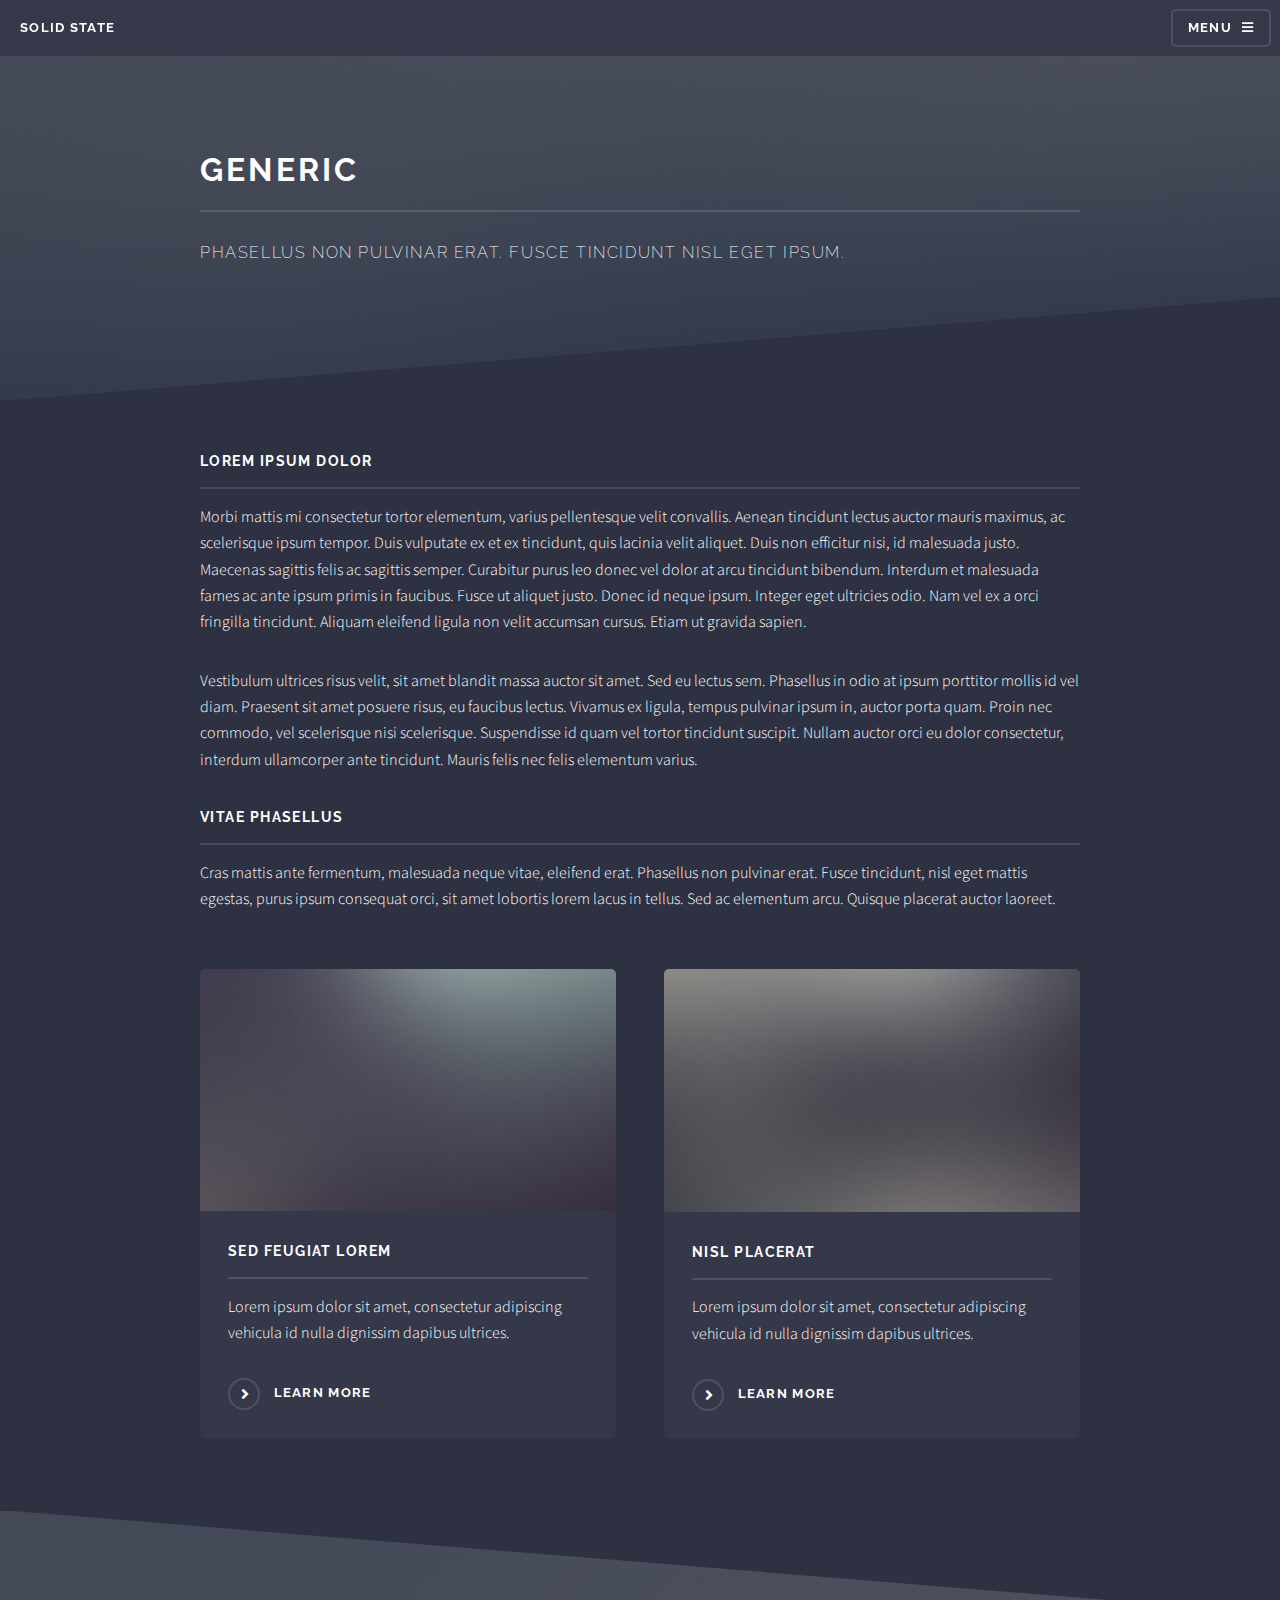
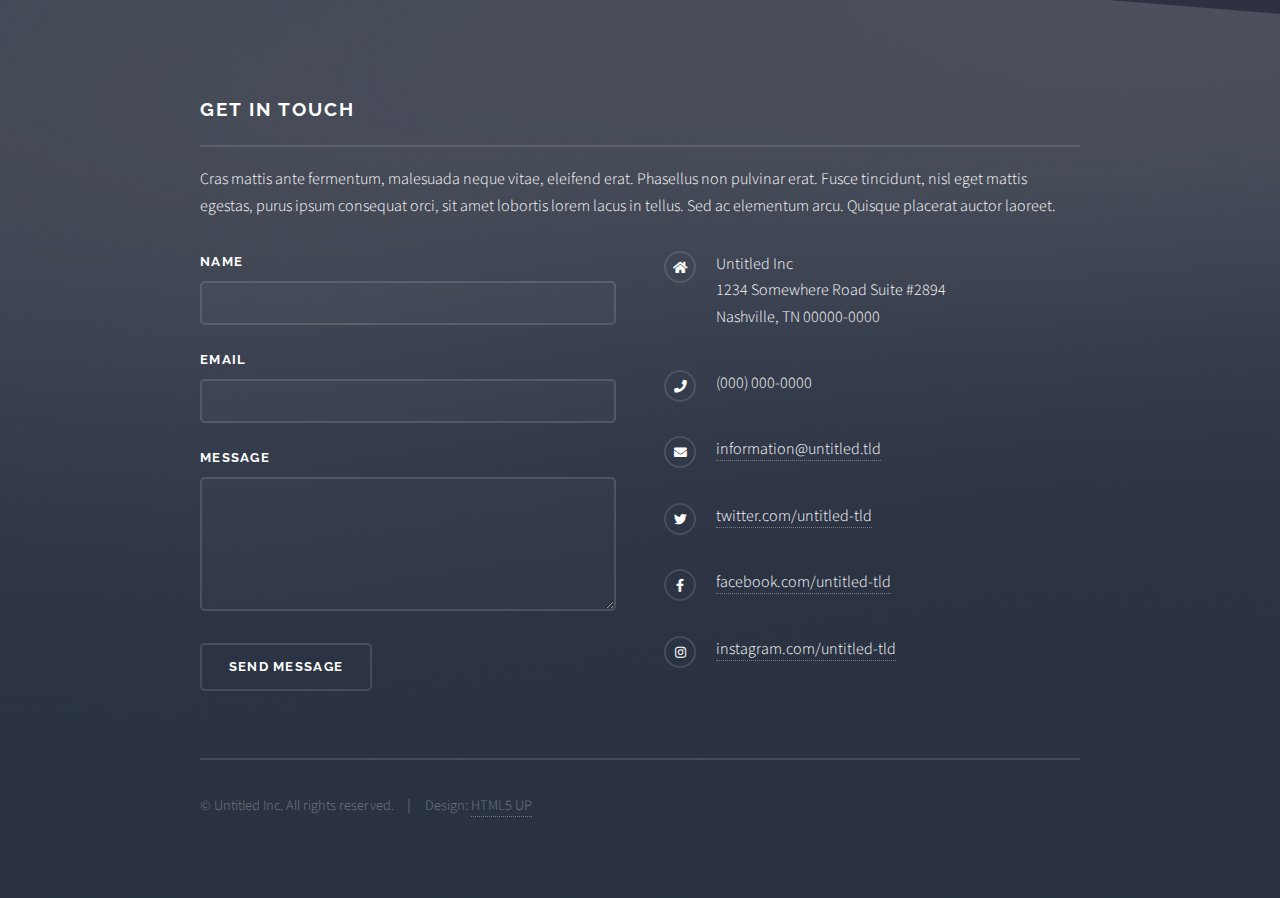
<file: generic.html>
<!DOCTYPE HTML>
<!--
	Solid State by HTML5 UP
	html5up.net | @ajlkn
	Free for personal and commercial use under the CCA 3.0 license (html5up.net/license)
-->
<html>
	<head>
		<title>Simon Rosen</title>
		<meta charset="utf-8" />
		<meta name="viewport" content="width=device-width, initial-scale=1, user-scalable=no" />
		<link rel="stylesheet" href="assets/css/main.css" />
		<noscript><link rel="stylesheet" href="assets/css/noscript.css" /></noscript>
	</head>
	<body class="is-preload">

		<!-- Page Wrapper -->
			<div id="page-wrapper">

				<!-- Header -->
					<header id="header">
						<h1><a href="index.html">Solid State</a></h1>
						<nav>
							<a href="#menu">Menu</a>
						</nav>
					</header>

				<!-- Menu -->
					<nav id="menu">
						<div class="inner">
							<h2>Menu</h2>
							<ul class="links">
								<li><a href="index.html">Home</a></li>
								<li><a href="generic.html">Generic</a></li>
								<li><a href="elements.html">Elements</a></li>
							</ul>
							<a href="#" class="close">Close</a>
						</div>
					</nav>

				<!-- Wrapper -->
					<section id="wrapper">
						<header>
							<div class="inner">
								<h2>Generic</h2>
								<p>Phasellus non pulvinar erat. Fusce tincidunt nisl eget ipsum.</p>
							</div>
						</header>

						<!-- Content -->
							<div class="wrapper">
								<div class="inner">

									<h3 class="major">Lorem ipsum dolor</h3>
									<p>Morbi mattis mi consectetur tortor elementum, varius pellentesque velit convallis. Aenean tincidunt lectus auctor mauris maximus, ac scelerisque ipsum tempor. Duis vulputate ex et ex tincidunt, quis lacinia velit aliquet. Duis non efficitur nisi, id malesuada justo. Maecenas sagittis felis ac sagittis semper. Curabitur purus leo donec vel dolor at arcu tincidunt bibendum. Interdum et malesuada fames ac ante ipsum primis in faucibus. Fusce ut aliquet justo. Donec id neque ipsum. Integer eget ultricies odio. Nam vel ex a orci fringilla tincidunt. Aliquam eleifend ligula non velit accumsan cursus. Etiam ut gravida sapien.</p>

									<p>Vestibulum ultrices risus velit, sit amet blandit massa auctor sit amet. Sed eu lectus sem. Phasellus in odio at ipsum porttitor mollis id vel diam. Praesent sit amet posuere risus, eu faucibus lectus. Vivamus ex ligula, tempus pulvinar ipsum in, auctor porta quam. Proin nec commodo, vel scelerisque nisi scelerisque. Suspendisse id quam vel tortor tincidunt suscipit. Nullam auctor orci eu dolor consectetur, interdum ullamcorper ante tincidunt. Mauris felis nec felis elementum varius.</p>

									<h3 class="major">Vitae phasellus</h3>
									<p>Cras mattis ante fermentum, malesuada neque vitae, eleifend erat. Phasellus non pulvinar erat. Fusce tincidunt, nisl eget mattis egestas, purus ipsum consequat orci, sit amet lobortis lorem lacus in tellus. Sed ac elementum arcu. Quisque placerat auctor laoreet.</p>

									<section class="features">
										<article>
											<a href="#" class="image"><img src="images/pic04.jpg" alt="" /></a>
											<h3 class="major">Sed feugiat lorem</h3>
											<p>Lorem ipsum dolor sit amet, consectetur adipiscing vehicula id nulla dignissim dapibus ultrices.</p>
											<a href="#" class="special">Learn more</a>
										</article>
										<article>
											<a href="#" class="image"><img src="images/pic05.jpg" alt="" /></a>
											<h3 class="major">Nisl placerat</h3>
											<p>Lorem ipsum dolor sit amet, consectetur adipiscing vehicula id nulla dignissim dapibus ultrices.</p>
											<a href="#" class="special">Learn more</a>
										</article>
									</section>

								</div>
							</div>

					</section>

				<!-- Footer -->
					<section id="footer">
						<div class="inner">
							<h2 class="major">Get in touch</h2>
							<p>Cras mattis ante fermentum, malesuada neque vitae, eleifend erat. Phasellus non pulvinar erat. Fusce tincidunt, nisl eget mattis egestas, purus ipsum consequat orci, sit amet lobortis lorem lacus in tellus. Sed ac elementum arcu. Quisque placerat auctor laoreet.</p>
							<form method="post" action="#">
								<div class="fields">
									<div class="field">
										<label for="name">Name</label>
										<input type="text" name="name" id="name" />
									</div>
									<div class="field">
										<label for="email">Email</label>
										<input type="email" name="email" id="email" />
									</div>
									<div class="field">
										<label for="message">Message</label>
										<textarea name="message" id="message" rows="4"></textarea>
									</div>
								</div>
								<ul class="actions">
									<li><input type="submit" value="Send Message" /></li>
								</ul>
							</form>
							<ul class="contact">
								<li class="icon solid fa-home">
									Untitled Inc<br />
									1234 Somewhere Road Suite #2894<br />
									Nashville, TN 00000-0000
								</li>
								<li class="icon solid fa-phone">(000) 000-0000</li>
								<li class="icon solid fa-envelope"><a href="#">information@untitled.tld</a></li>
								<li class="icon brands fa-twitter"><a href="#">twitter.com/untitled-tld</a></li>
								<li class="icon brands fa-facebook-f"><a href="#">facebook.com/untitled-tld</a></li>
								<li class="icon brands fa-instagram"><a href="#">instagram.com/untitled-tld</a></li>
							</ul>
							<ul class="copyright">
								<li>&copy; Untitled Inc. All rights reserved.</li><li>Design: <a href="http://html5up.net">HTML5 UP</a></li>
							</ul>
						</div>
					</section>

			</div>

		<!-- Scripts -->
			<script src="assets/js/jquery.min.js"></script>
			<script src="assets/js/jquery.scrollex.min.js"></script>
			<script src="assets/js/browser.min.js"></script>
			<script src="assets/js/breakpoints.min.js"></script>
			<script src="assets/js/util.js"></script>
			<script src="assets/js/main.js"></script>

	</body>
</html>
</file>
<file: assets/css/noscript.css>
/*
	Solid State by HTML5 UP
	html5up.net | @ajlkn
	Free for personal and commercial use under the CCA 3.0 license (html5up.net/license)
*/
/* Banner */
body.is-preload #banner .logo {
  -moz-transform: none;
  -webkit-transform: none;
  -ms-transform: none;
  transform: none;
  opacity: 1; }
body.is-preload #banner h2 {
  opacity: 1;
  -moz-transform: none;
  -webkit-transform: none;
  -ms-transform: none;
  transform: none;
  -moz-filter: none;
  -webkit-filter: none;
  -ms-filter: none;
  filter: none; }
body.is-preload #banner p {
  opacity: 01;
  -moz-transform: none;
  -webkit-transform: none;
  -ms-transform: none;
  transform: none;
  -moz-filter: none;
  -webkit-filter: none;
  -ms-filter: none;
  filter: none; }

/*# sourceMappingURL=noscript.css.map */
</file>
<file: assets/css/main.css>
@import url(fontawesome-all.min.css);
@import url("https://fonts.googleapis.com/css?family=Raleway:200,700|Source+Sans+Pro:300,600,300italic,600italic");
/*
	Solid State by HTML5 UP
	html5up.net | @ajlkn
	Free for personal and commercial use under the CCA 3.0 license (html5up.net/license)
*/
html, body, div, span, applet, object,
iframe, h1, h2, h3, h4, h5, h6, p, blockquote,
pre, a, abbr, acronym, address, big, cite,
code, del, dfn, em, img, ins, kbd, q, s, samp,
small, strike, strong, sub, sup, tt, var, b,
u, i, center, dl, dt, dd, ol, ul, li, fieldset,
form, label, legend, table, caption, tbody,
tfoot, thead, tr, th, td, article, aside,
canvas, details, embed, figure, figcaption,
footer, header, hgroup, menu, nav, output, ruby,
section, summary, time, mark, audio, video {
  margin: 0;
  padding: 0;
  border: 0;
  font-size: 100%;
  font: inherit;
  vertical-align: baseline; }

article, aside, details, figcaption, figure,
footer, header, hgroup, menu, nav, section {
  display: block; }

body {
  line-height: 1; }

ol, ul {
  list-style: none; }

blockquote, q {
  quotes: none; }
  blockquote:before, blockquote:after, q:before, q:after {
    content: '';
    content: none; }

table {
  border-collapse: collapse;
  border-spacing: 0; }

body {
  -webkit-text-size-adjust: none; }

mark {
  background-color: transparent;
  color: inherit; }

input::-moz-focus-inner {
  border: 0;
  padding: 0; }

input, select, textarea {
  -moz-appearance: none;
  -webkit-appearance: none;
  -ms-appearance: none;
  appearance: none; }

/* Basic */
@-ms-viewport {
  width: device-width; }
body {
  -ms-overflow-style: scrollbar; }

@media screen and (max-width: 480px) {
  html, body {
    min-width: 320px; } }
html {
  box-sizing: border-box; }

*, *:before, *:after {
  box-sizing: inherit; }

body {
  background-color: #2e3141;
  background-image: linear-gradient(to top, rgba(46, 49, 65, 0.8), rgba(46, 49, 65, 0.8)), url("../../images/bg.jpg");
  background-size: auto, cover;
  background-attachment: fixed, fixed;
  background-position: center, center; }
  body.is-preload *, body.is-preload *:before, body.is-preload *:after {
    -moz-animation: none !important;
    -webkit-animation: none !important;
    -ms-animation: none !important;
    animation: none !important;
    -moz-transition: none !important;
    -webkit-transition: none !important;
    -ms-transition: none !important;
    transition: none !important; }

/* Type */
body, input, select, textarea {
  color: #ffffff;
  font-family: "Source Sans Pro", Helvetica, sans-serif;
  font-size: 16.5pt;
  font-weight: 300;
  line-height: 1.65; }
  @media screen and (max-width: 1680px) {
    body, input, select, textarea {
      font-size: 13pt; } }
  @media screen and (max-width: 1280px) {
    body, input, select, textarea {
      font-size: 12pt; } }
  @media screen and (max-width: 980px) {
    body, input, select, textarea {
      font-size: 12pt; } }
  @media screen and (max-width: 736px) {
    body, input, select, textarea {
      font-size: 12pt; } }
  @media screen and (max-width: 480px) {
    body, input, select, textarea {
      font-size: 12pt; } }

a {
  -moz-transition: color 0.2s ease-in-out, border-bottom-color 0.2s ease-in-out;
  -webkit-transition: color 0.2s ease-in-out, border-bottom-color 0.2s ease-in-out;
  -ms-transition: color 0.2s ease-in-out, border-bottom-color 0.2s ease-in-out;
  transition: color 0.2s ease-in-out, border-bottom-color 0.2s ease-in-out;
  border-bottom: dotted 1px rgba(255, 255, 255, 0.35);
  color: #ffffff;
  text-decoration: none; }
  a:hover {
    border-bottom-color: transparent;
    color: #ffffff !important; }
  a.special:not(.button) {
    text-decoration: none;
    border-bottom: 0;
    display: block;
    font-family: Raleway, Helvetica, sans-serif;
    font-size: 0.8em;
    font-weight: 700;
    letter-spacing: 0.1em;
    margin: 0 0 2em 0;
    text-transform: uppercase; }
    a.special:not(.button):before {
      -moz-osx-font-smoothing: grayscale;
      -webkit-font-smoothing: antialiased;
      display: inline-block;
      font-style: normal;
      font-variant: normal;
      text-rendering: auto;
      line-height: 1;
      text-transform: none !important;
      font-family: 'Font Awesome 5 Free';
      font-weight: 900; }
    a.special:not(.button):before {
      -moz-transition: background-color 0.2s ease-in-out;
      -webkit-transition: background-color 0.2s ease-in-out;
      -ms-transition: background-color 0.2s ease-in-out;
      transition: background-color 0.2s ease-in-out;
      border-radius: 100%;
      border: solid 2px rgba(255, 255, 255, 0.125);
      content: '\f105';
      display: inline-block;
      font-size: 1.25em;
      height: 2em;
      line-height: 1.75em;
      margin-right: 0.85em;
      text-align: center;
      text-indent: 0.15em;
      vertical-align: middle;
      width: 2em; }
    a.special:not(.button):hover:before {
      background-color: rgba(255, 255, 255, 0.025); }
    a.special:not(.button):active:before {
      background-color: rgba(255, 255, 255, 0.075); }

strong, b {
  color: #ffffff;
  font-weight: 600; }

em, i {
  font-style: italic; }

p {
  margin: 0 0 2em 0; }

h1, h2, h3, h4, h5, h6 {
  color: #ffffff;
  font-family: Raleway, Helvetica, sans-serif;
  font-weight: 700;
  letter-spacing: 0.1em;
  margin: 0 0 1em 0;
  text-transform: uppercase; }
  h1 a, h2 a, h3 a, h4 a, h5 a, h6 a {
    color: inherit;
    text-decoration: none;
    border-bottom: 0; }
  h1 span, h2 span, h3 span, h4 span, h5 span, h6 span {
    font-weight: 200; }
  h1.major, h2.major, h3.major, h4.major, h5.major, h6.major {
    padding-bottom: 1em;
    border-bottom: solid 2px rgba(255, 255, 255, 0.125); }

h2 {
  font-size: 1.2em; }

h3 {
  font-size: 0.9em; }

h4 {
  font-size: 0.7em; }

h5 {
  font-size: 0.7em; }

h6 {
  font-size: 0.7em; }

@media screen and (max-width: 736px) {
  h2 {
    font-size: 1em; }

  h3 {
    font-size: 0.8em; } }
sub {
  font-size: 0.8em;
  position: relative;
  top: 0.5em; }

sup {
  font-size: 0.8em;
  position: relative;
  top: -0.5em; }

blockquote {
  border-left: solid 4px rgba(255, 255, 255, 0.125);
  font-style: italic;
  margin: 0 0 2em 0;
  padding: 0.5em 0 0.5em 2em; }

code {
  background: rgba(255, 255, 255, 0.025);
  border-radius: 5px;
  border: solid 2px rgba(255, 255, 255, 0.125);
  font-family: "Courier New", monospace;
  font-size: 0.9em;
  margin: 0 0.25em;
  padding: 0.25em 0.65em; }

pre {
  -webkit-overflow-scrolling: touch;
  font-family: "Courier New", monospace;
  font-size: 0.9em;
  margin: 0 0 2em 0; }
  pre code {
    display: block;
    line-height: 1.75em;
    padding: 1em 1.5em;
    overflow-x: auto; }

hr {
  border: 0;
  border-bottom: solid 2px rgba(255, 255, 255, 0.125);
  margin: 2.5em 0; }
  hr.major {
    margin: 4em 0; }

.align-left {
  text-align: left; }

.align-center {
  text-align: center; }

.align-right {
  text-align: right; }

/* Row */
.row {
  display: flex;
  flex-wrap: wrap;
  box-sizing: border-box;
  align-items: stretch; }
  .row > * {
    box-sizing: border-box; }
  .row.gtr-uniform > * > :last-child {
    margin-bottom: 0; }
  .row.aln-left {
    justify-content: flex-start; }
  .row.aln-center {
    justify-content: center; }
  .row.aln-right {
    justify-content: flex-end; }
  .row.aln-top {
    align-items: flex-start; }
  .row.aln-middle {
    align-items: center; }
  .row.aln-bottom {
    align-items: flex-end; }
  .row > .imp {
    order: -1; }
  .row > .col-1 {
    width: 8.3333333333%; }
  .row > .off-1 {
    margin-left: 8.3333333333%; }
  .row > .col-2 {
    width: 16.6666666667%; }
  .row > .off-2 {
    margin-left: 16.6666666667%; }
  .row > .col-3 {
    width: 25%; }
  .row > .off-3 {
    margin-left: 25%; }
  .row > .col-4 {
    width: 33.3333333333%; }
  .row > .off-4 {
    margin-left: 33.3333333333%; }
  .row > .col-5 {
    width: 41.6666666667%; }
  .row > .off-5 {
    margin-left: 41.6666666667%; }
  .row > .col-6 {
    width: 50%; }
  .row > .off-6 {
    margin-left: 50%; }
  .row > .col-7 {
    width: 58.3333333333%; }
  .row > .off-7 {
    margin-left: 58.3333333333%; }
  .row > .col-8 {
    width: 66.6666666667%; }
  .row > .off-8 {
    margin-left: 66.6666666667%; }
  .row > .col-9 {
    width: 75%; }
  .row > .off-9 {
    margin-left: 75%; }
  .row > .col-10 {
    width: 83.3333333333%; }
  .row > .off-10 {
    margin-left: 83.3333333333%; }
  .row > .col-11 {
    width: 91.6666666667%; }
  .row > .off-11 {
    margin-left: 91.6666666667%; }
  .row > .col-12 {
    width: 100%; }
  .row > .off-12 {
    margin-left: 100%; }
  .row.gtr-0 {
    margin-top: 0;
    margin-left: 0em; }
    .row.gtr-0 > * {
      padding: 0 0 0 0em; }
    .row.gtr-0.gtr-uniform {
      margin-top: 0em; }
      .row.gtr-0.gtr-uniform > * {
        padding-top: 0em; }
  .row.gtr-25 {
    margin-top: 0;
    margin-left: -0.4375em; }
    .row.gtr-25 > * {
      padding: 0 0 0 0.4375em; }
    .row.gtr-25.gtr-uniform {
      margin-top: -0.4375em; }
      .row.gtr-25.gtr-uniform > * {
        padding-top: 0.4375em; }
  .row.gtr-50 {
    margin-top: 0;
    margin-left: -0.875em; }
    .row.gtr-50 > * {
      padding: 0 0 0 0.875em; }
    .row.gtr-50.gtr-uniform {
      margin-top: -0.875em; }
      .row.gtr-50.gtr-uniform > * {
        padding-top: 0.875em; }
  .row {
    margin-top: 0;
    margin-left: -1.75em; }
    .row > * {
      padding: 0 0 0 1.75em; }
    .row.gtr-uniform {
      margin-top: -1.75em; }
      .row.gtr-uniform > * {
        padding-top: 1.75em; }
  .row.gtr-150 {
    margin-top: 0;
    margin-left: -2.625em; }
    .row.gtr-150 > * {
      padding: 0 0 0 2.625em; }
    .row.gtr-150.gtr-uniform {
      margin-top: -2.625em; }
      .row.gtr-150.gtr-uniform > * {
        padding-top: 2.625em; }
  .row.gtr-200 {
    margin-top: 0;
    margin-left: -3.5em; }
    .row.gtr-200 > * {
      padding: 0 0 0 3.5em; }
    .row.gtr-200.gtr-uniform {
      margin-top: -3.5em; }
      .row.gtr-200.gtr-uniform > * {
        padding-top: 3.5em; }
  @media screen and (max-width: 1680px) {
    .row {
      display: flex;
      flex-wrap: wrap;
      box-sizing: border-box;
      align-items: stretch; }
      .row > * {
        box-sizing: border-box; }
      .row.gtr-uniform > * > :last-child {
        margin-bottom: 0; }
      .row.aln-left {
        justify-content: flex-start; }
      .row.aln-center {
        justify-content: center; }
      .row.aln-right {
        justify-content: flex-end; }
      .row.aln-top {
        align-items: flex-start; }
      .row.aln-middle {
        align-items: center; }
      .row.aln-bottom {
        align-items: flex-end; }
      .row > .imp-xlarge {
        order: -1; }
      .row > .col-1-xlarge {
        width: 8.3333333333%; }
      .row > .off-1-xlarge {
        margin-left: 8.3333333333%; }
      .row > .col-2-xlarge {
        width: 16.6666666667%; }
      .row > .off-2-xlarge {
        margin-left: 16.6666666667%; }
      .row > .col-3-xlarge {
        width: 25%; }
      .row > .off-3-xlarge {
        margin-left: 25%; }
      .row > .col-4-xlarge {
        width: 33.3333333333%; }
      .row > .off-4-xlarge {
        margin-left: 33.3333333333%; }
      .row > .col-5-xlarge {
        width: 41.6666666667%; }
      .row > .off-5-xlarge {
        margin-left: 41.6666666667%; }
      .row > .col-6-xlarge {
        width: 50%; }
      .row > .off-6-xlarge {
        margin-left: 50%; }
      .row > .col-7-xlarge {
        width: 58.3333333333%; }
      .row > .off-7-xlarge {
        margin-left: 58.3333333333%; }
      .row > .col-8-xlarge {
        width: 66.6666666667%; }
      .row > .off-8-xlarge {
        margin-left: 66.6666666667%; }
      .row > .col-9-xlarge {
        width: 75%; }
      .row > .off-9-xlarge {
        margin-left: 75%; }
      .row > .col-10-xlarge {
        width: 83.3333333333%; }
      .row > .off-10-xlarge {
        margin-left: 83.3333333333%; }
      .row > .col-11-xlarge {
        width: 91.6666666667%; }
      .row > .off-11-xlarge {
        margin-left: 91.6666666667%; }
      .row > .col-12-xlarge {
        width: 100%; }
      .row > .off-12-xlarge {
        margin-left: 100%; }
      .row.gtr-0 {
        margin-top: 0;
        margin-left: 0em; }
        .row.gtr-0 > * {
          padding: 0 0 0 0em; }
        .row.gtr-0.gtr-uniform {
          margin-top: 0em; }
          .row.gtr-0.gtr-uniform > * {
            padding-top: 0em; }
      .row.gtr-25 {
        margin-top: 0;
        margin-left: -0.4375em; }
        .row.gtr-25 > * {
          padding: 0 0 0 0.4375em; }
        .row.gtr-25.gtr-uniform {
          margin-top: -0.4375em; }
          .row.gtr-25.gtr-uniform > * {
            padding-top: 0.4375em; }
      .row.gtr-50 {
        margin-top: 0;
        margin-left: -0.875em; }
        .row.gtr-50 > * {
          padding: 0 0 0 0.875em; }
        .row.gtr-50.gtr-uniform {
          margin-top: -0.875em; }
          .row.gtr-50.gtr-uniform > * {
            padding-top: 0.875em; }
      .row {
        margin-top: 0;
        margin-left: -1.75em; }
        .row > * {
          padding: 0 0 0 1.75em; }
        .row.gtr-uniform {
          margin-top: -1.75em; }
          .row.gtr-uniform > * {
            padding-top: 1.75em; }
      .row.gtr-150 {
        margin-top: 0;
        margin-left: -2.625em; }
        .row.gtr-150 > * {
          padding: 0 0 0 2.625em; }
        .row.gtr-150.gtr-uniform {
          margin-top: -2.625em; }
          .row.gtr-150.gtr-uniform > * {
            padding-top: 2.625em; }
      .row.gtr-200 {
        margin-top: 0;
        margin-left: -3.5em; }
        .row.gtr-200 > * {
          padding: 0 0 0 3.5em; }
        .row.gtr-200.gtr-uniform {
          margin-top: -3.5em; }
          .row.gtr-200.gtr-uniform > * {
            padding-top: 3.5em; } }
  @media screen and (max-width: 1280px) {
    .row {
      display: flex;
      flex-wrap: wrap;
      box-sizing: border-box;
      align-items: stretch; }
      .row > * {
        box-sizing: border-box; }
      .row.gtr-uniform > * > :last-child {
        margin-bottom: 0; }
      .row.aln-left {
        justify-content: flex-start; }
      .row.aln-center {
        justify-content: center; }
      .row.aln-right {
        justify-content: flex-end; }
      .row.aln-top {
        align-items: flex-start; }
      .row.aln-middle {
        align-items: center; }
      .row.aln-bottom {
        align-items: flex-end; }
      .row > .imp-large {
        order: -1; }
      .row > .col-1-large {
        width: 8.3333333333%; }
      .row > .off-1-large {
        margin-left: 8.3333333333%; }
      .row > .col-2-large {
        width: 16.6666666667%; }
      .row > .off-2-large {
        margin-left: 16.6666666667%; }
      .row > .col-3-large {
        width: 25%; }
      .row > .off-3-large {
        margin-left: 25%; }
      .row > .col-4-large {
        width: 33.3333333333%; }
      .row > .off-4-large {
        margin-left: 33.3333333333%; }
      .row > .col-5-large {
        width: 41.6666666667%; }
      .row > .off-5-large {
        margin-left: 41.6666666667%; }
      .row > .col-6-large {
        width: 50%; }
      .row > .off-6-large {
        margin-left: 50%; }
      .row > .col-7-large {
        width: 58.3333333333%; }
      .row > .off-7-large {
        margin-left: 58.3333333333%; }
      .row > .col-8-large {
        width: 66.6666666667%; }
      .row > .off-8-large {
        margin-left: 66.6666666667%; }
      .row > .col-9-large {
        width: 75%; }
      .row > .off-9-large {
        margin-left: 75%; }
      .row > .col-10-large {
        width: 83.3333333333%; }
      .row > .off-10-large {
        margin-left: 83.3333333333%; }
      .row > .col-11-large {
        width: 91.6666666667%; }
      .row > .off-11-large {
        margin-left: 91.6666666667%; }
      .row > .col-12-large {
        width: 100%; }
      .row > .off-12-large {
        margin-left: 100%; }
      .row.gtr-0 {
        margin-top: 0;
        margin-left: 0em; }
        .row.gtr-0 > * {
          padding: 0 0 0 0em; }
        .row.gtr-0.gtr-uniform {
          margin-top: 0em; }
          .row.gtr-0.gtr-uniform > * {
            padding-top: 0em; }
      .row.gtr-25 {
        margin-top: 0;
        margin-left: -0.4375em; }
        .row.gtr-25 > * {
          padding: 0 0 0 0.4375em; }
        .row.gtr-25.gtr-uniform {
          margin-top: -0.4375em; }
          .row.gtr-25.gtr-uniform > * {
            padding-top: 0.4375em; }
      .row.gtr-50 {
        margin-top: 0;
        margin-left: -0.875em; }
        .row.gtr-50 > * {
          padding: 0 0 0 0.875em; }
        .row.gtr-50.gtr-uniform {
          margin-top: -0.875em; }
          .row.gtr-50.gtr-uniform > * {
            padding-top: 0.875em; }
      .row {
        margin-top: 0;
        margin-left: -1.75em; }
        .row > * {
          padding: 0 0 0 1.75em; }
        .row.gtr-uniform {
          margin-top: -1.75em; }
          .row.gtr-uniform > * {
            padding-top: 1.75em; }
      .row.gtr-150 {
        margin-top: 0;
        margin-left: -2.625em; }
        .row.gtr-150 > * {
          padding: 0 0 0 2.625em; }
        .row.gtr-150.gtr-uniform {
          margin-top: -2.625em; }
          .row.gtr-150.gtr-uniform > * {
            padding-top: 2.625em; }
      .row.gtr-200 {
        margin-top: 0;
        margin-left: -3.5em; }
        .row.gtr-200 > * {
          padding: 0 0 0 3.5em; }
        .row.gtr-200.gtr-uniform {
          margin-top: -3.5em; }
          .row.gtr-200.gtr-uniform > * {
            padding-top: 3.5em; } }
  @media screen and (max-width: 980px) {
    .row {
      display: flex;
      flex-wrap: wrap;
      box-sizing: border-box;
      align-items: stretch; }
      .row > * {
        box-sizing: border-box; }
      .row.gtr-uniform > * > :last-child {
        margin-bottom: 0; }
      .row.aln-left {
        justify-content: flex-start; }
      .row.aln-center {
        justify-content: center; }
      .row.aln-right {
        justify-content: flex-end; }
      .row.aln-top {
        align-items: flex-start; }
      .row.aln-middle {
        align-items: center; }
      .row.aln-bottom {
        align-items: flex-end; }
      .row > .imp-medium {
        order: -1; }
      .row > .col-1-medium {
        width: 8.3333333333%; }
      .row > .off-1-medium {
        margin-left: 8.3333333333%; }
      .row > .col-2-medium {
        width: 16.6666666667%; }
      .row > .off-2-medium {
        margin-left: 16.6666666667%; }
      .row > .col-3-medium {
        width: 25%; }
      .row > .off-3-medium {
        margin-left: 25%; }
      .row > .col-4-medium {
        width: 33.3333333333%; }
      .row > .off-4-medium {
        margin-left: 33.3333333333%; }
      .row > .col-5-medium {
        width: 41.6666666667%; }
      .row > .off-5-medium {
        margin-left: 41.6666666667%; }
      .row > .col-6-medium {
        width: 50%; }
      .row > .off-6-medium {
        margin-left: 50%; }
      .row > .col-7-medium {
        width: 58.3333333333%; }
      .row > .off-7-medium {
        margin-left: 58.3333333333%; }
      .row > .col-8-medium {
        width: 66.6666666667%; }
      .row > .off-8-medium {
        margin-left: 66.6666666667%; }
      .row > .col-9-medium {
        width: 75%; }
      .row > .off-9-medium {
        margin-left: 75%; }
      .row > .col-10-medium {
        width: 83.3333333333%; }
      .row > .off-10-medium {
        margin-left: 83.3333333333%; }
      .row > .col-11-medium {
        width: 91.6666666667%; }
      .row > .off-11-medium {
        margin-left: 91.6666666667%; }
      .row > .col-12-medium {
        width: 100%; }
      .row > .off-12-medium {
        margin-left: 100%; }
      .row.gtr-0 {
        margin-top: 0;
        margin-left: 0em; }
        .row.gtr-0 > * {
          padding: 0 0 0 0em; }
        .row.gtr-0.gtr-uniform {
          margin-top: 0em; }
          .row.gtr-0.gtr-uniform > * {
            padding-top: 0em; }
      .row.gtr-25 {
        margin-top: 0;
        margin-left: -0.4375em; }
        .row.gtr-25 > * {
          padding: 0 0 0 0.4375em; }
        .row.gtr-25.gtr-uniform {
          margin-top: -0.4375em; }
          .row.gtr-25.gtr-uniform > * {
            padding-top: 0.4375em; }
      .row.gtr-50 {
        margin-top: 0;
        margin-left: -0.875em; }
        .row.gtr-50 > * {
          padding: 0 0 0 0.875em; }
        .row.gtr-50.gtr-uniform {
          margin-top: -0.875em; }
          .row.gtr-50.gtr-uniform > * {
            padding-top: 0.875em; }
      .row {
        margin-top: 0;
        margin-left: -1.75em; }
        .row > * {
          padding: 0 0 0 1.75em; }
        .row.gtr-uniform {
          margin-top: -1.75em; }
          .row.gtr-uniform > * {
            padding-top: 1.75em; }
      .row.gtr-150 {
        margin-top: 0;
        margin-left: -2.625em; }
        .row.gtr-150 > * {
          padding: 0 0 0 2.625em; }
        .row.gtr-150.gtr-uniform {
          margin-top: -2.625em; }
          .row.gtr-150.gtr-uniform > * {
            padding-top: 2.625em; }
      .row.gtr-200 {
        margin-top: 0;
        margin-left: -3.5em; }
        .row.gtr-200 > * {
          padding: 0 0 0 3.5em; }
        .row.gtr-200.gtr-uniform {
          margin-top: -3.5em; }
          .row.gtr-200.gtr-uniform > * {
            padding-top: 3.5em; } }
  @media screen and (max-width: 736px) {
    .row {
      display: flex;
      flex-wrap: wrap;
      box-sizing: border-box;
      align-items: stretch; }
      .row > * {
        box-sizing: border-box; }
      .row.gtr-uniform > * > :last-child {
        margin-bottom: 0; }
      .row.aln-left {
        justify-content: flex-start; }
      .row.aln-center {
        justify-content: center; }
      .row.aln-right {
        justify-content: flex-end; }
      .row.aln-top {
        align-items: flex-start; }
      .row.aln-middle {
        align-items: center; }
      .row.aln-bottom {
        align-items: flex-end; }
      .row > .imp-small {
        order: -1; }
      .row > .col-1-small {
        width: 8.3333333333%; }
      .row > .off-1-small {
        margin-left: 8.3333333333%; }
      .row > .col-2-small {
        width: 16.6666666667%; }
      .row > .off-2-small {
        margin-left: 16.6666666667%; }
      .row > .col-3-small {
        width: 25%; }
      .row > .off-3-small {
        margin-left: 25%; }
      .row > .col-4-small {
        width: 33.3333333333%; }
      .row > .off-4-small {
        margin-left: 33.3333333333%; }
      .row > .col-5-small {
        width: 41.6666666667%; }
      .row > .off-5-small {
        margin-left: 41.6666666667%; }
      .row > .col-6-small {
        width: 50%; }
      .row > .off-6-small {
        margin-left: 50%; }
      .row > .col-7-small {
        width: 58.3333333333%; }
      .row > .off-7-small {
        margin-left: 58.3333333333%; }
      .row > .col-8-small {
        width: 66.6666666667%; }
      .row > .off-8-small {
        margin-left: 66.6666666667%; }
      .row > .col-9-small {
        width: 75%; }
      .row > .off-9-small {
        margin-left: 75%; }
      .row > .col-10-small {
        width: 83.3333333333%; }
      .row > .off-10-small {
        margin-left: 83.3333333333%; }
      .row > .col-11-small {
        width: 91.6666666667%; }
      .row > .off-11-small {
        margin-left: 91.6666666667%; }
      .row > .col-12-small {
        width: 100%; }
      .row > .off-12-small {
        margin-left: 100%; }
      .row.gtr-0 {
        margin-top: 0;
        margin-left: 0em; }
        .row.gtr-0 > * {
          padding: 0 0 0 0em; }
        .row.gtr-0.gtr-uniform {
          margin-top: 0em; }
          .row.gtr-0.gtr-uniform > * {
            padding-top: 0em; }
      .row.gtr-25 {
        margin-top: 0;
        margin-left: -0.3125em; }
        .row.gtr-25 > * {
          padding: 0 0 0 0.3125em; }
        .row.gtr-25.gtr-uniform {
          margin-top: -0.3125em; }
          .row.gtr-25.gtr-uniform > * {
            padding-top: 0.3125em; }
      .row.gtr-50 {
        margin-top: 0;
        margin-left: -0.625em; }
        .row.gtr-50 > * {
          padding: 0 0 0 0.625em; }
        .row.gtr-50.gtr-uniform {
          margin-top: -0.625em; }
          .row.gtr-50.gtr-uniform > * {
            padding-top: 0.625em; }
      .row {
        margin-top: 0;
        margin-left: -1.25em; }
        .row > * {
          padding: 0 0 0 1.25em; }
        .row.gtr-uniform {
          margin-top: -1.25em; }
          .row.gtr-uniform > * {
            padding-top: 1.25em; }
      .row.gtr-150 {
        margin-top: 0;
        margin-left: -1.875em; }
        .row.gtr-150 > * {
          padding: 0 0 0 1.875em; }
        .row.gtr-150.gtr-uniform {
          margin-top: -1.875em; }
          .row.gtr-150.gtr-uniform > * {
            padding-top: 1.875em; }
      .row.gtr-200 {
        margin-top: 0;
        margin-left: -2.5em; }
        .row.gtr-200 > * {
          padding: 0 0 0 2.5em; }
        .row.gtr-200.gtr-uniform {
          margin-top: -2.5em; }
          .row.gtr-200.gtr-uniform > * {
            padding-top: 2.5em; } }
  @media screen and (max-width: 480px) {
    .row {
      display: flex;
      flex-wrap: wrap;
      box-sizing: border-box;
      align-items: stretch; }
      .row > * {
        box-sizing: border-box; }
      .row.gtr-uniform > * > :last-child {
        margin-bottom: 0; }
      .row.aln-left {
        justify-content: flex-start; }
      .row.aln-center {
        justify-content: center; }
      .row.aln-right {
        justify-content: flex-end; }
      .row.aln-top {
        align-items: flex-start; }
      .row.aln-middle {
        align-items: center; }
      .row.aln-bottom {
        align-items: flex-end; }
      .row > .imp-xsmall {
        order: -1; }
      .row > .col-1-xsmall {
        width: 8.3333333333%; }
      .row > .off-1-xsmall {
        margin-left: 8.3333333333%; }
      .row > .col-2-xsmall {
        width: 16.6666666667%; }
      .row > .off-2-xsmall {
        margin-left: 16.6666666667%; }
      .row > .col-3-xsmall {
        width: 25%; }
      .row > .off-3-xsmall {
        margin-left: 25%; }
      .row > .col-4-xsmall {
        width: 33.3333333333%; }
      .row > .off-4-xsmall {
        margin-left: 33.3333333333%; }
      .row > .col-5-xsmall {
        width: 41.6666666667%; }
      .row > .off-5-xsmall {
        margin-left: 41.6666666667%; }
      .row > .col-6-xsmall {
        width: 50%; }
      .row > .off-6-xsmall {
        margin-left: 50%; }
      .row > .col-7-xsmall {
        width: 58.3333333333%; }
      .row > .off-7-xsmall {
        margin-left: 58.3333333333%; }
      .row > .col-8-xsmall {
        width: 66.6666666667%; }
      .row > .off-8-xsmall {
        margin-left: 66.6666666667%; }
      .row > .col-9-xsmall {
        width: 75%; }
      .row > .off-9-xsmall {
        margin-left: 75%; }
      .row > .col-10-xsmall {
        width: 83.3333333333%; }
      .row > .off-10-xsmall {
        margin-left: 83.3333333333%; }
      .row > .col-11-xsmall {
        width: 91.6666666667%; }
      .row > .off-11-xsmall {
        margin-left: 91.6666666667%; }
      .row > .col-12-xsmall {
        width: 100%; }
      .row > .off-12-xsmall {
        margin-left: 100%; }
      .row.gtr-0 {
        margin-top: 0;
        margin-left: 0em; }
        .row.gtr-0 > * {
          padding: 0 0 0 0em; }
        .row.gtr-0.gtr-uniform {
          margin-top: 0em; }
          .row.gtr-0.gtr-uniform > * {
            padding-top: 0em; }
      .row.gtr-25 {
        margin-top: 0;
        margin-left: -0.3125em; }
        .row.gtr-25 > * {
          padding: 0 0 0 0.3125em; }
        .row.gtr-25.gtr-uniform {
          margin-top: -0.3125em; }
          .row.gtr-25.gtr-uniform > * {
            padding-top: 0.3125em; }
      .row.gtr-50 {
        margin-top: 0;
        margin-left: -0.625em; }
        .row.gtr-50 > * {
          padding: 0 0 0 0.625em; }
        .row.gtr-50.gtr-uniform {
          margin-top: -0.625em; }
          .row.gtr-50.gtr-uniform > * {
            padding-top: 0.625em; }
      .row {
        margin-top: 0;
        margin-left: -1.25em; }
        .row > * {
          padding: 0 0 0 1.25em; }
        .row.gtr-uniform {
          margin-top: -1.25em; }
          .row.gtr-uniform > * {
            padding-top: 1.25em; }
      .row.gtr-150 {
        margin-top: 0;
        margin-left: -1.875em; }
        .row.gtr-150 > * {
          padding: 0 0 0 1.875em; }
        .row.gtr-150.gtr-uniform {
          margin-top: -1.875em; }
          .row.gtr-150.gtr-uniform > * {
            padding-top: 1.875em; }
      .row.gtr-200 {
        margin-top: 0;
        margin-left: -2.5em; }
        .row.gtr-200 > * {
          padding: 0 0 0 2.5em; }
        .row.gtr-200.gtr-uniform {
          margin-top: -2.5em; }
          .row.gtr-200.gtr-uniform > * {
            padding-top: 2.5em; } }
  @media screen and (max-width: 360px) {
    .row {
      display: flex;
      flex-wrap: wrap;
      box-sizing: border-box;
      align-items: stretch; }
      .row > * {
        box-sizing: border-box; }
      .row.gtr-uniform > * > :last-child {
        margin-bottom: 0; }
      .row.aln-left {
        justify-content: flex-start; }
      .row.aln-center {
        justify-content: center; }
      .row.aln-right {
        justify-content: flex-end; }
      .row.aln-top {
        align-items: flex-start; }
      .row.aln-middle {
        align-items: center; }
      .row.aln-bottom {
        align-items: flex-end; }
      .row > .imp-xxsmall {
        order: -1; }
      .row > .col-1-xxsmall {
        width: 8.3333333333%; }
      .row > .off-1-xxsmall {
        margin-left: 8.3333333333%; }
      .row > .col-2-xxsmall {
        width: 16.6666666667%; }
      .row > .off-2-xxsmall {
        margin-left: 16.6666666667%; }
      .row > .col-3-xxsmall {
        width: 25%; }
      .row > .off-3-xxsmall {
        margin-left: 25%; }
      .row > .col-4-xxsmall {
        width: 33.3333333333%; }
      .row > .off-4-xxsmall {
        margin-left: 33.3333333333%; }
      .row > .col-5-xxsmall {
        width: 41.6666666667%; }
      .row > .off-5-xxsmall {
        margin-left: 41.6666666667%; }
      .row > .col-6-xxsmall {
        width: 50%; }
      .row > .off-6-xxsmall {
        margin-left: 50%; }
      .row > .col-7-xxsmall {
        width: 58.3333333333%; }
      .row > .off-7-xxsmall {
        margin-left: 58.3333333333%; }
      .row > .col-8-xxsmall {
        width: 66.6666666667%; }
      .row > .off-8-xxsmall {
        margin-left: 66.6666666667%; }
      .row > .col-9-xxsmall {
        width: 75%; }
      .row > .off-9-xxsmall {
        margin-left: 75%; }
      .row > .col-10-xxsmall {
        width: 83.3333333333%; }
      .row > .off-10-xxsmall {
        margin-left: 83.3333333333%; }
      .row > .col-11-xxsmall {
        width: 91.6666666667%; }
      .row > .off-11-xxsmall {
        margin-left: 91.6666666667%; }
      .row > .col-12-xxsmall {
        width: 100%; }
      .row > .off-12-xxsmall {
        margin-left: 100%; }
      .row.gtr-0 {
        margin-top: 0;
        margin-left: 0em; }
        .row.gtr-0 > * {
          padding: 0 0 0 0em; }
        .row.gtr-0.gtr-uniform {
          margin-top: 0em; }
          .row.gtr-0.gtr-uniform > * {
            padding-top: 0em; }
      .row.gtr-25 {
        margin-top: 0;
        margin-left: -0.3125em; }
        .row.gtr-25 > * {
          padding: 0 0 0 0.3125em; }
        .row.gtr-25.gtr-uniform {
          margin-top: -0.3125em; }
          .row.gtr-25.gtr-uniform > * {
            padding-top: 0.3125em; }
      .row.gtr-50 {
        margin-top: 0;
        margin-left: -0.625em; }
        .row.gtr-50 > * {
          padding: 0 0 0 0.625em; }
        .row.gtr-50.gtr-uniform {
          margin-top: -0.625em; }
          .row.gtr-50.gtr-uniform > * {
            padding-top: 0.625em; }
      .row {
        margin-top: 0;
        margin-left: -1.25em; }
        .row > * {
          padding: 0 0 0 1.25em; }
        .row.gtr-uniform {
          margin-top: -1.25em; }
          .row.gtr-uniform > * {
            padding-top: 1.25em; }
      .row.gtr-150 {
        margin-top: 0;
        margin-left: -1.875em; }
        .row.gtr-150 > * {
          padding: 0 0 0 1.875em; }
        .row.gtr-150.gtr-uniform {
          margin-top: -1.875em; }
          .row.gtr-150.gtr-uniform > * {
            padding-top: 1.875em; }
      .row.gtr-200 {
        margin-top: 0;
        margin-left: -2.5em; }
        .row.gtr-200 > * {
          padding: 0 0 0 2.5em; }
        .row.gtr-200.gtr-uniform {
          margin-top: -2.5em; }
          .row.gtr-200.gtr-uniform > * {
            padding-top: 2.5em; } }

/* Section/Article */
section.special, article.special {
  text-align: center; }

/* Form */
form {
  margin: 0 0 2em 0; }
  form > :last-child {
    margin-bottom: 0; }
  form > .fields {
    display: -moz-flex;
    display: -webkit-flex;
    display: -ms-flex;
    display: flex;
    -moz-flex-wrap: wrap;
    -webkit-flex-wrap: wrap;
    -ms-flex-wrap: wrap;
    flex-wrap: wrap;
    width: calc(100% + 3em);
    margin: -1.5em 0 2em -1.5em; }
    form > .fields > .field {
      -moz-flex-grow: 0;
      -webkit-flex-grow: 0;
      -ms-flex-grow: 0;
      flex-grow: 0;
      -moz-flex-shrink: 0;
      -webkit-flex-shrink: 0;
      -ms-flex-shrink: 0;
      flex-shrink: 0;
      padding: 1.5em 0 0 1.5em;
      width: calc(100% - 1.5em); }
      form > .fields > .field.half {
        width: calc(50% - 0.75em); }
      form > .fields > .field.third {
        width: calc(100%/3 - 0.5em); }
      form > .fields > .field.quarter {
        width: calc(25% - 0.375em); }
  @media screen and (max-width: 480px) {
    form > .fields {
      width: calc(100% + 3em);
      margin: -1.5em 0 2em -1.5em; }
      form > .fields > .field {
        padding: 1.5em 0 0 1.5em;
        width: calc(100% - 1.5em); }
        form > .fields > .field.half {
          width: calc(100% - 1.5em); }
        form > .fields > .field.third {
          width: calc(100% - 1.5em); }
        form > .fields > .field.quarter {
          width: calc(100% - 1.5em); } }

label {
  color: #ffffff;
  display: block;
  font-family: Raleway, Helvetica, sans-serif;
  font-size: 0.8em;
  font-weight: 700;
  letter-spacing: 0.1em;
  margin: 0 0 0.7em 0;
  text-transform: uppercase; }

input[type="text"],
input[type="password"],
input[type="email"],
input[type="tel"],
select,
textarea {
  -moz-appearance: none;
  -webkit-appearance: none;
  -ms-appearance: none;
  appearance: none;
  background: rgba(255, 255, 255, 0.025);
  border-radius: 5px;
  border: none;
  border: solid 2px rgba(255, 255, 255, 0.125);
  color: inherit;
  display: block;
  outline: 0;
  padding: 0 1em;
  text-decoration: none;
  width: 100%; }
  input[type="text"]:invalid,
  input[type="password"]:invalid,
  input[type="email"]:invalid,
  input[type="tel"]:invalid,
  select:invalid,
  textarea:invalid {
    box-shadow: none; }
  input[type="text"]:focus,
  input[type="password"]:focus,
  input[type="email"]:focus,
  input[type="tel"]:focus,
  select:focus,
  textarea:focus {
    border-color: #5b6ba6; }

select {
  background-image: url("data:image/svg+xml;charset=utf8,%3Csvg xmlns='http://www.w3.org/2000/svg' width='40' height='40' preserveAspectRatio='none' viewBox='0 0 40 40'%3E%3Cpath d='M9.4,12.3l10.4,10.4l10.4-10.4c0.2-0.2,0.5-0.4,0.9-0.4c0.3,0,0.6,0.1,0.9,0.4l3.3,3.3c0.2,0.2,0.4,0.5,0.4,0.9 c0,0.4-0.1,0.6-0.4,0.9L20.7,31.9c-0.2,0.2-0.5,0.4-0.9,0.4c-0.3,0-0.6-0.1-0.9-0.4L4.3,17.3c-0.2-0.2-0.4-0.5-0.4-0.9 c0-0.4,0.1-0.6,0.4-0.9l3.3-3.3c0.2-0.2,0.5-0.4,0.9-0.4S9.1,12.1,9.4,12.3z' fill='rgba(255, 255, 255, 0.125)' /%3E%3C/svg%3E");
  background-size: 1.25rem;
  background-repeat: no-repeat;
  background-position: calc(100% - 1rem) center;
  height: 2.75em;
  padding-right: 2.75em;
  text-overflow: ellipsis; }
  select option {
    color: #ffffff;
    background: #2e3141; }
  select:focus::-ms-value {
    background-color: transparent; }
  select::-ms-expand {
    display: none; }

input[type="text"],
input[type="password"],
input[type="email"],
select {
  height: 2.75em; }

textarea {
  padding: 0.75em 1em; }

input[type="checkbox"],
input[type="radio"] {
  -moz-appearance: none;
  -webkit-appearance: none;
  -ms-appearance: none;
  appearance: none;
  display: block;
  float: left;
  margin-right: -2em;
  opacity: 0;
  width: 1em;
  z-index: -1; }
  input[type="checkbox"] + label,
  input[type="radio"] + label {
    text-decoration: none;
    color: #ffffff;
    cursor: pointer;
    display: inline-block;
    font-size: 1em;
    font-family: "Source Sans Pro", Helvetica, sans-serif;
    text-transform: none;
    letter-spacing: 0;
    font-weight: 300;
    padding-left: 2.4em;
    padding-right: 0.75em;
    position: relative; }
    input[type="checkbox"] + label:before,
    input[type="radio"] + label:before {
      -moz-osx-font-smoothing: grayscale;
      -webkit-font-smoothing: antialiased;
      display: inline-block;
      font-style: normal;
      font-variant: normal;
      text-rendering: auto;
      line-height: 1;
      text-transform: none !important;
      font-family: 'Font Awesome 5 Free';
      font-weight: 900; }
    input[type="checkbox"] + label:before,
    input[type="radio"] + label:before {
      background: rgba(255, 255, 255, 0.025);
      border-radius: 5px;
      border: solid 2px rgba(255, 255, 255, 0.125);
      content: '';
      display: inline-block;
      font-size: 0.8em;
      height: 2.0625em;
      left: 0;
      line-height: 2.0625em;
      position: absolute;
      text-align: center;
      top: 0;
      width: 2.0625em; }
  input[type="checkbox"]:checked + label:before,
  input[type="radio"]:checked + label:before {
    background: #ffffff;
    border-color: #ffffff;
    content: '\f00c';
    color: #2e3141; }
  input[type="checkbox"]:focus + label:before,
  input[type="radio"]:focus + label:before {
    border-color: #4c5c96; }

input[type="checkbox"] + label:before {
  border-radius: 5px; }

input[type="radio"] + label:before {
  border-radius: 100%; }

::-webkit-input-placeholder {
  color: rgba(255, 255, 255, 0.35) !important;
  opacity: 1.0; }

:-moz-placeholder {
  color: rgba(255, 255, 255, 0.35) !important;
  opacity: 1.0; }

::-moz-placeholder {
  color: rgba(255, 255, 255, 0.35) !important;
  opacity: 1.0; }

:-ms-input-placeholder {
  color: rgba(255, 255, 255, 0.35) !important;
  opacity: 1.0; }

/* Box */
.box {
  border-radius: 5px;
  border: solid 2px rgba(255, 255, 255, 0.125);
  margin-bottom: 2em;
  padding: 1.5em; }
  .box > :last-child,
  .box > :last-child > :last-child,
  .box > :last-child > :last-child > :last-child {
    margin-bottom: 0; }
  .box.alt {
    border: 0;
    border-radius: 0;
    padding: 0; }

/* Icon */
.icon {
  text-decoration: none;
  border-bottom: none;
  position: relative; }
  .icon:before {
    -moz-osx-font-smoothing: grayscale;
    -webkit-font-smoothing: antialiased;
    display: inline-block;
    font-style: normal;
    font-variant: normal;
    text-rendering: auto;
    line-height: 1;
    text-transform: none !important;
    font-family: 'Font Awesome 5 Free';
    font-weight: 400; }
  .icon > .label {
    display: none; }
  .icon:before {
    line-height: inherit; }
  .icon.solid:before {
    font-weight: 900; }
  .icon.brands:before {
    font-family: 'Font Awesome 5 Brands'; }

/* Image */
.image {
  border-radius: 5px;
  border: 0;
  display: inline-block;
  position: relative; }
  .image img {
    border-radius: 5px;
    display: block; }
  .image.left, .image.right {
    max-width: 40%; }
    .image.left img, .image.right img {
      width: 100%; }
  .image.left {
    float: left;
    padding: 0 1.5em 1em 0;
    top: 0.25em; }
  .image.right {
    float: right;
    padding: 0 0 1em 1.5em;
    top: 0.25em; }
  .image.fit {
    display: block;
    margin: 0 0 2em 0;
    width: 100%; }
    .image.fit img {
      width: 100%; }
  .image.main {
    display: block;
    margin: 0 0 3em 0;
    width: 100%; }
    .image.main img {
      width: 100%; }

/* List */
ol {
  list-style: decimal;
  margin: 0 0 2em 0;
  padding-left: 1.25em; }
  ol li {
    padding-left: 0.25em; }

ul {
  list-style: disc;
  margin: 0 0 2em 0;
  padding-left: 1em; }
  ul li {
    padding-left: 0.5em; }
  ul.alt {
    list-style: none;
    padding-left: 0; }
    ul.alt li {
      border-top: solid 1px rgba(255, 255, 255, 0.125);
      padding: 0.5em 0; }
      ul.alt li:first-child {
        border-top: 0;
        padding-top: 0; }

dl {
  margin: 0 0 2em 0; }
  dl dt {
    display: block;
    font-weight: 600;
    margin: 0 0 1em 0; }
  dl dd {
    margin-left: 2em; }

/* Actions */
ul.actions {
  display: -moz-flex;
  display: -webkit-flex;
  display: -ms-flex;
  display: flex;
  cursor: default;
  list-style: none;
  margin-left: -1em;
  padding-left: 0; }
  ul.actions li {
    padding: 0 0 0 1em;
    vertical-align: middle; }
  ul.actions.special {
    -moz-justify-content: center;
    -webkit-justify-content: center;
    -ms-justify-content: center;
    justify-content: center;
    width: 100%;
    margin-left: 0; }
    ul.actions.special li:first-child {
      padding-left: 0; }
  ul.actions.stacked {
    -moz-flex-direction: column;
    -webkit-flex-direction: column;
    -ms-flex-direction: column;
    flex-direction: column;
    margin-left: 0; }
    ul.actions.stacked li {
      padding: 1.3em 0 0 0; }
      ul.actions.stacked li:first-child {
        padding-top: 0; }
  ul.actions.fit {
    width: calc(100% + 1em); }
    ul.actions.fit li {
      -moz-flex-grow: 1;
      -webkit-flex-grow: 1;
      -ms-flex-grow: 1;
      flex-grow: 1;
      -moz-flex-shrink: 1;
      -webkit-flex-shrink: 1;
      -ms-flex-shrink: 1;
      flex-shrink: 1;
      width: 100%; }
      ul.actions.fit li > * {
        width: 100%; }
    ul.actions.fit.stacked {
      width: 100%; }
  @media screen and (max-width: 480px) {
    ul.actions:not(.fixed) {
      -moz-flex-direction: column;
      -webkit-flex-direction: column;
      -ms-flex-direction: column;
      flex-direction: column;
      margin-left: 0;
      width: 100% !important; }
      ul.actions:not(.fixed) li {
        -moz-flex-grow: 1;
        -webkit-flex-grow: 1;
        -ms-flex-grow: 1;
        flex-grow: 1;
        -moz-flex-shrink: 1;
        -webkit-flex-shrink: 1;
        -ms-flex-shrink: 1;
        flex-shrink: 1;
        padding: 1em 0 0 0;
        text-align: center;
        width: 100%; }
        ul.actions:not(.fixed) li > * {
          width: 100%; }
        ul.actions:not(.fixed) li:first-child {
          padding-top: 0; }
        ul.actions:not(.fixed) li input[type="submit"],
        ul.actions:not(.fixed) li input[type="reset"],
        ul.actions:not(.fixed) li input[type="button"],
        ul.actions:not(.fixed) li button,
        ul.actions:not(.fixed) li .button {
          width: 100%; }
          ul.actions:not(.fixed) li input[type="submit"].icon:before,
          ul.actions:not(.fixed) li input[type="reset"].icon:before,
          ul.actions:not(.fixed) li input[type="button"].icon:before,
          ul.actions:not(.fixed) li button.icon:before,
          ul.actions:not(.fixed) li .button.icon:before {
            margin-left: -0.5rem; } }

/* Icons */
ul.icons {
  cursor: default;
  list-style: none;
  padding-left: 0; }
  ul.icons li {
    display: inline-block;
    padding: 0 1em 0 0; }
    ul.icons li:last-child {
      padding-right: 0; }
    ul.icons li .icon:before {
      font-size: 1.25em; }

/* Contact */
ul.contact {
  list-style: none;
  padding: 0; }
  ul.contact li {
    text-decoration: none;
    margin: 2.5em 0 0 0;
    padding: 0 0 0 3.25em;
    position: relative; }
    ul.contact li:before {
      -moz-osx-font-smoothing: grayscale;
      -webkit-font-smoothing: antialiased;
      display: inline-block;
      font-style: normal;
      font-variant: normal;
      text-rendering: auto;
      line-height: 1;
      text-transform: none !important;
      font-family: 'Font Awesome 5 Free';
      font-weight: 400; }
    ul.contact li:before {
      border-radius: 100%;
      border: solid 2px rgba(255, 255, 255, 0.125);
      display: inline-block;
      font-size: 0.8em;
      height: 2.5em;
      left: 0;
      line-height: 2.35em;
      position: absolute;
      text-align: center;
      top: 0;
      width: 2.5em; }
    ul.contact li:first-child {
      margin-top: 0; }
  @media screen and (max-width: 736px) {
    ul.contact li {
      margin: 1.5em 0 0 0; } }

/* Pagination */
ul.pagination {
  cursor: default;
  list-style: none;
  padding-left: 0; }
  ul.pagination li {
    display: inline-block;
    padding-left: 0;
    vertical-align: middle; }
    ul.pagination li > .page {
      -moz-transition: background-color 0.2s ease-in-out, color 0.2s ease-in-out;
      -webkit-transition: background-color 0.2s ease-in-out, color 0.2s ease-in-out;
      -ms-transition: background-color 0.2s ease-in-out, color 0.2s ease-in-out;
      transition: background-color 0.2s ease-in-out, color 0.2s ease-in-out;
      border-bottom: 0;
      border-radius: 5px;
      display: inline-block;
      height: 1.5em;
      line-height: 1.5em;
      margin: 0 0.125em;
      min-width: 1.5em;
      padding: 0 0.5em;
      text-align: center; }
      ul.pagination li > .page:hover {
        background-color: rgba(255, 255, 255, 0.025); }
      ul.pagination li > .page.active {
        background-color: #4c5c96; }
    ul.pagination li:first-child {
      padding-right: 0.75em; }
    ul.pagination li:last-child {
      padding-left: 0.75em; }
  @media screen and (max-width: 480px) {
    ul.pagination li:nth-child(n+2):nth-last-child(n+2) {
      display: none; }
    ul.pagination li .button {
      width: 100%; }
    ul.pagination li:first-child {
      width: calc(50% - 2px);
      text-align: left;
      padding-right: 0.325em; }
    ul.pagination li:last-child {
      width: calc(50% - 2px);
      text-align: right;
      padding-left: 0.325em; } }

/* Table */
.table-wrapper {
  -webkit-overflow-scrolling: touch;
  overflow-x: auto; }

table {
  margin: 0 0 2em 0;
  width: 100%; }
  table tbody tr {
    border: solid 1px rgba(255, 255, 255, 0.125);
    border-left: 0;
    border-right: 0; }
    table tbody tr:nth-child(2n + 1) {
      background-color: rgba(255, 255, 255, 0.025); }
  table td {
    padding: 0.75em 0.75em; }
  table th {
    color: #ffffff;
    font-size: 0.9em;
    font-weight: 600;
    padding: 0 0.75em 0.75em 0.75em;
    text-align: left; }
  table thead {
    border-bottom: solid 2px rgba(255, 255, 255, 0.125); }
  table tfoot {
    border-top: solid 2px rgba(255, 255, 255, 0.125); }
  table.alt {
    border-collapse: separate; }
    table.alt tbody tr td {
      border: solid 1px rgba(255, 255, 255, 0.125);
      border-left-width: 0;
      border-top-width: 0; }
      table.alt tbody tr td:first-child {
        border-left-width: 1px; }
    table.alt tbody tr:first-child td {
      border-top-width: 1px; }
    table.alt thead {
      border-bottom: 0; }
    table.alt tfoot {
      border-top: 0; }

/* Button */
input[type="submit"],
input[type="reset"],
input[type="button"],
button,
.button {
  -moz-appearance: none;
  -webkit-appearance: none;
  -ms-appearance: none;
  appearance: none;
  -moz-transition: background-color 0.2s ease-in-out;
  -webkit-transition: background-color 0.2s ease-in-out;
  -ms-transition: background-color 0.2s ease-in-out;
  transition: background-color 0.2s ease-in-out;
  background-color: transparent;
  border-radius: 5px;
  border: 0;
  box-shadow: inset 0 0 0 2px rgba(255, 255, 255, 0.125);
  color: #ffffff !important;
  cursor: pointer;
  display: inline-block;
  font-family: Raleway, Helvetica, sans-serif;
  font-size: 0.8em;
  font-weight: 700;
  height: 3.75em;
  letter-spacing: 0.1em;
  line-height: 3.75em;
  padding: 0 2.25em;
  text-align: center;
  text-decoration: none;
  text-transform: uppercase;
  white-space: nowrap; }
  input[type="submit"]:hover,
  input[type="reset"]:hover,
  input[type="button"]:hover,
  button:hover,
  .button:hover {
    background-color: rgba(255, 255, 255, 0.025); }
  input[type="submit"]:active,
  input[type="reset"]:active,
  input[type="button"]:active,
  button:active,
  .button:active {
    background-color: rgba(255, 255, 255, 0.075); }
  input[type="submit"].icon:before,
  input[type="reset"].icon:before,
  input[type="button"].icon:before,
  button.icon:before,
  .button.icon:before {
    margin-right: 0.5em;
    color: rgba(255, 255, 255, 0.35); }
  input[type="submit"].primary,
  input[type="reset"].primary,
  input[type="button"].primary,
  button.primary,
  .button.primary {
    background-color: #4c5c96;
    box-shadow: none; }
    input[type="submit"].primary:hover,
    input[type="reset"].primary:hover,
    input[type="button"].primary:hover,
    button.primary:hover,
    .button.primary:hover {
      background-color: #53639e; }
    input[type="submit"].primary:active,
    input[type="reset"].primary:active,
    input[type="button"].primary:active,
    button.primary:active,
    .button.primary:active {
      background-color: #45558d; }
    input[type="submit"].primary.icon:before,
    input[type="reset"].primary.icon:before,
    input[type="button"].primary.icon:before,
    button.primary.icon:before,
    .button.primary.icon:before {
      color: #7985b0; }
  input[type="submit"].fit,
  input[type="reset"].fit,
  input[type="button"].fit,
  button.fit,
  .button.fit {
    width: 100%; }
  input[type="submit"].small,
  input[type="reset"].small,
  input[type="button"].small,
  button.small,
  .button.small {
    font-size: 0.6em; }
  input[type="submit"].large,
  input[type="reset"].large,
  input[type="button"].large,
  button.large,
  .button.large {
    font-size: 1em; }
  input[type="submit"].disabled, input[type="submit"]:disabled,
  input[type="reset"].disabled,
  input[type="reset"]:disabled,
  input[type="button"].disabled,
  input[type="button"]:disabled,
  button.disabled,
  button:disabled,
  .button.disabled,
  .button:disabled {
    opacity: 0.25; }
  @media screen and (max-width: 480px) {
    input[type="submit"],
    input[type="reset"],
    input[type="button"],
    button,
    .button {
      padding: 0; } }

/* Features */
.features {
  display: -moz-flex;
  display: -webkit-flex;
  display: -ms-flex;
  display: flex;
  -moz-flex-wrap: wrap;
  -webkit-flex-wrap: wrap;
  -ms-flex-wrap: wrap;
  flex-wrap: wrap;
  margin: 0 0 2em 0; }
  .features article {
    padding: 1.75em 1.75em 0.1em 1.75em ;
    background-color: #353849;
    border-radius: 5px;
    margin: 1.5em 3em 1.5em 0;
    width: calc(50% - 1.5em); }
    .features article:nth-child(2n) {
      margin-right: 0; }
    .features article .image {
      border-radius: 5px 5px 0 0;
      display: block;
      margin-bottom: 1.75em;
      margin-left: -1.75em;
      margin-top: -1.75em;
      position: relative;
      width: calc(100% + 3.5em); }
      .features article .image img {
        border-radius: 5px 5px 0 0;
        width: 100%; }
      .features article .image.padded {
        padding: 10%; }
        .features article .image.padded img {
          border-radius: 5px; }
  @media screen and (max-width: 980px) {
    .features article {
      margin: 1em 2em 1em 0;
      width: calc(50% - 1em); } }
  @media screen and (max-width: 736px) {
    .features article {
      padding: 1.5em 1.5em 0.1em 1.5em ;
      margin: 0.875em 1.75em 0.875em 0;
      width: calc(50% - 0.875em - 1px); }
      .features article .image {
        margin-bottom: 1.5em;
        margin-left: -1.5em;
        margin-top: -1.5em;
        width: calc(100% + 3em); } }
  @media screen and (max-width: 480px) {
    .features {
      display: block; }
      .features article {
        width: 100%;
        margin: 0 0 2em 0 !important; } }

.timeline-container {
  max-width: 1024px;
  width: 90%;
  margin: 0 auto; }

.timeline-item {
  padding: 3em 2em 2em;
  position: relative;
  border-left: 2px solid rgba(0, 0, 0, 0.3); }
  .timeline-item h3 {
    font-size: 1em;
    margin-bottom: 0.1em; }
  .timeline-item::before {
    content: attr(date-is);
    position: absolute;
    left: 2em;
    font-weight: bold;
    top: 1em;
    display: block;
    font-weight: 700;
    font-size: .785rem; }
  .timeline-item::after {
    width: 10px;
    height: 10px;
    display: block;
    top: 1em;
    position: absolute;
    left: -6px;
    border-radius: 10px;
    content: '';
    border: 2px solid rgba(0, 0, 0, 0.3);
    background: white; }
  .timeline-item:last-child {
    border-image: linear-gradient(to bottom, rgba(0, 0, 0, 0.3) 60%, rgba(0, 0, 0, 0)) 1 100%; }

/* Header */
#header {
  -moz-transition: background-color 0.2s ease-in-out;
  -webkit-transition: background-color 0.2s ease-in-out;
  -ms-transition: background-color 0.2s ease-in-out;
  transition: background-color 0.2s ease-in-out;
  background-color: rgba(53, 56, 73, 0.95);
  height: 3.5em;
  left: 0;
  line-height: 3.5em;
  padding: 0 1.25em;
  position: fixed;
  top: 0;
  width: 100%;
  z-index: 10000; }
  #header h1 {
    -moz-transition: opacity 0.2s ease-in-out, visibility 0.2s;
    -webkit-transition: opacity 0.2s ease-in-out, visibility 0.2s;
    -ms-transition: opacity 0.2s ease-in-out, visibility 0.2s;
    transition: opacity 0.2s ease-in-out, visibility 0.2s;
    border-bottom: 0;
    font-size: 0.8em;
    margin-bottom: 0;
    opacity: 1;
    visibility: visible; }
    #header h1 a {
      border: 0; }
  #header nav {
    font-family: Raleway, Helvetica, sans-serif;
    font-size: 0.8em;
    font-weight: 700;
    height: 3em;
    letter-spacing: 0.1em;
    line-height: 3em;
    position: absolute;
    right: 0.7em;
    text-transform: uppercase;
    top: 0.7em; }
    #header nav a {
      border: 0;
      display: inline-block;
      padding: 0 1em; }
      #header nav a:before {
        float: right;
        margin-left: 0.75em; }
      #header nav a[href="#menu"] {
        text-decoration: none;
        -moz-transition: background-color 0.2s ease-in-out;
        -webkit-transition: background-color 0.2s ease-in-out;
        -ms-transition: background-color 0.2s ease-in-out;
        transition: background-color 0.2s ease-in-out;
        border-radius: 5px;
        box-shadow: inset 0 0 0 2px rgba(255, 255, 255, 0.125);
        padding: 0 1.35em; }
        #header nav a[href="#menu"]:before {
          -moz-osx-font-smoothing: grayscale;
          -webkit-font-smoothing: antialiased;
          display: inline-block;
          font-style: normal;
          font-variant: normal;
          text-rendering: auto;
          line-height: 1;
          text-transform: none !important;
          font-family: 'Font Awesome 5 Free';
          font-weight: 900; }
        #header nav a[href="#menu"]:before {
          content: '\f0c9';
          line-height: inherit; }
        #header nav a[href="#menu"]:hover {
          background-color: rgba(255, 255, 255, 0.025); }
        #header nav a[href="#menu"]:active {
          background-color: rgba(255, 255, 255, 0.075); }
  #header.alt {
    background-color: transparent; }
    #header.alt h1 {
      opacity: 0;
      visibility: hidden; }
  @media screen and (max-width: 736px) {
    #header {
      height: 2.75em;
      line-height: 2.75em; }
      #header nav {
        top: 0;
        right: 0;
        height: inherit;
        line-height: inherit; }
        #header nav a {
          height: inherit;
          line-height: inherit; }
          #header nav a[href="#menu"] {
            box-shadow: none;
            padding: 0 1em;
            border-radius: 0; }
            #header nav a[href="#menu"]:hover, #header nav a[href="#menu"]:active {
              background-color: inherit; } }
  @media screen and (max-width: 480px) {
    #header nav a[href="#menu"] {
      width: 4em;
      white-space: nowrap;
      text-indent: 4em;
      position: relative; }
      #header nav a[href="#menu"]:before {
        width: inherit;
        position: absolute;
        top: 0;
        left: 0;
        text-indent: 0;
        text-align: right;
        margin-left: 0;
        padding-right: 1.25em; } }

/* Menu */
#page-wrapper {
  -moz-transition: -moz-filter 0.25s ease;
  -webkit-transition: -webkit-filter 0.25s ease;
  -ms-transition: -ms-filter 0.25s ease;
  transition: filter 0.25s ease; }

#menu {
  -moz-align-items: center;
  -webkit-align-items: center;
  -ms-align-items: center;
  align-items: center;
  display: -moz-flex;
  display: -webkit-flex;
  display: -ms-flex;
  display: flex;
  -moz-justify-content: center;
  -webkit-justify-content: center;
  -ms-justify-content: center;
  justify-content: center;
  pointer-events: none;
  -moz-transition: opacity 0.35s ease, visibility 0.35s;
  -webkit-transition: opacity 0.35s ease, visibility 0.35s;
  -ms-transition: opacity 0.35s ease, visibility 0.35s;
  transition: opacity 0.35s ease, visibility 0.35s;
  -moz-user-select: none;
  -webkit-user-select: none;
  -ms-user-select: none;
  user-select: none;
  -webkit-tap-highlight-color: rgba(0, 0, 0, 0);
  background: rgba(46, 49, 65, 0.8);
  cursor: default;
  height: 100%;
  left: 0;
  opacity: 0;
  position: fixed;
  text-align: center;
  top: 0;
  visibility: hidden;
  width: 100%; }
  #menu .inner {
    padding: 2.5em 1.5em 0.5em 1.5em ;
    -moz-transform: translateY(0.5em);
    -webkit-transform: translateY(0.5em);
    -ms-transform: translateY(0.5em);
    transform: translateY(0.5em);
    -moz-transition: opacity 0.35s ease, -moz-transform 0.35s ease;
    -webkit-transition: opacity 0.35s ease, -webkit-transform 0.35s ease;
    -ms-transition: opacity 0.35s ease, -ms-transform 0.35s ease;
    transition: opacity 0.35s ease, transform 0.35s ease;
    -webkit-overflow-scrolling: touch;
    background: #4c5c96;
    border-radius: 5px;
    display: block;
    max-width: 100%;
    opacity: 0;
    position: relative;
    width: 18em; }
  #menu h2 {
    border-bottom: solid 2px rgba(255, 255, 255, 0.125);
    padding-bottom: 1em; }
  #menu .close {
    background-image: url("images/close.svg");
    background-position: 75% 25%;
    background-repeat: no-repeat;
    background-size: 2em 2em;
    border: 0;
    content: '';
    display: block;
    height: 4em;
    overflow: hidden;
    position: absolute;
    right: 0;
    text-align: center;
    text-indent: 4em;
    top: 0;
    width: 4em; }
  #menu .links {
    list-style: none;
    margin-bottom: 1.5em;
    padding: 0; }
    #menu .links li {
      padding: 0; }
      #menu .links li a {
        border-radius: 5px;
        border: 0;
        display: block;
        font-family: Raleway, Helvetica, sans-serif;
        font-size: 0.8em;
        font-weight: 200;
        letter-spacing: 0.1em;
        line-height: 1.85em;
        padding: 0.75em 0;
        text-transform: uppercase; }
        #menu .links li a:hover {
          background: #45558d; }
  @media screen and (max-width: 736px) {
    #menu .inner {
      max-height: 100%;
      overflow-y: auto;
      overflow-x: hidden; }
      #menu .inner .close {
        background-size: 1.5em 1.5em; } }

body.is-menu-visible #page-wrapper {
  -moz-filter: blur(1.5px);
  -webkit-filter: blur(1.5px);
  -ms-filter: blur(1.5px);
  filter: blur(1.5px); }
body.is-menu-visible #menu {
  pointer-events: auto;
  opacity: 1;
  visibility: visible; }
  body.is-menu-visible #menu .inner {
    -moz-transform: translateY(0);
    -webkit-transform: translateY(0);
    -ms-transform: translateY(0);
    transform: translateY(0);
    opacity: 1; }

/* Banner */
#banner {
  padding: 10em 0 4.75em 0 ; }
  #banner .inner {
    margin: 0 auto;
    width: 55em; }
  #banner .logo {
    -moz-transition: opacity 2s ease, -moz-transform 1s ease;
    -webkit-transition: opacity 2s ease, -webkit-transform 1s ease;
    -ms-transition: opacity 2s ease, -ms-transform 1s ease;
    transition: opacity 2s ease, transform 1s ease;
    -moz-transform: translateY(0);
    -webkit-transform: translateY(0);
    -ms-transform: translateY(0);
    transform: translateY(0);
    opacity: 1;
    margin: 0 0 1.3em 0; }
    #banner .logo .icon {
      border-radius: 100%;
      border: solid 2px rgba(255, 255, 255, 0.125);
      cursor: default;
      display: inline-block;
      font-size: 2em;
      height: 2.25em;
      line-height: 2.25em;
      text-align: center;
      width: 2.25em; }
    #banner .logo .offset::before {
      position: relative;
      top: -0.05em; }
  #banner h2 {
    -moz-transition: opacity 0.5s ease, -moz-transform 0.5s ease, -moz-filter 0.25s ease;
    -webkit-transition: opacity 0.5s ease, -webkit-transform 0.5s ease, -webkit-filter 0.25s ease;
    -ms-transition: opacity 0.5s ease, -ms-transform 0.5s ease, -ms-filter 0.25s ease;
    transition: opacity 0.5s ease, transform 0.5s ease, filter 0.25s ease;
    -moz-transform: translateX(0);
    -webkit-transform: translateX(0);
    -ms-transform: translateX(0);
    transform: translateX(0);
    -moz-transition-delay: 0.65s;
    -webkit-transition-delay: 0.65s;
    -ms-transition-delay: 0.65s;
    transition-delay: 0.65s;
    -moz-filter: blur(0);
    -webkit-filter: blur(0);
    -ms-filter: blur(0);
    filter: blur(0);
    opacity: 1;
    border-bottom: solid 2px rgba(255, 255, 255, 0.125);
    font-size: 2.25em;
    margin-bottom: 0.8em;
    padding-bottom: 0.4em; }
  #banner p {
    -moz-transition: opacity 0.5s ease, -moz-transform 0.5s ease, -moz-filter 0.25s ease;
    -webkit-transition: opacity 0.5s ease, -webkit-transform 0.5s ease, -webkit-filter 0.25s ease;
    -ms-transition: opacity 0.5s ease, -ms-transform 0.5s ease, -ms-filter 0.25s ease;
    transition: opacity 0.5s ease, transform 0.5s ease, filter 0.25s ease;
    -moz-transform: translateX(0);
    -webkit-transform: translateX(0);
    -ms-transform: translateX(0);
    transform: translateX(0);
    -moz-transition-delay: 0.8s;
    -webkit-transition-delay: 0.8s;
    -ms-transition-delay: 0.8s;
    transition-delay: 0.8s;
    -moz-filter: blur(0);
    -webkit-filter: blur(0);
    -ms-filter: blur(0);
    filter: blur(0);
    opacity: 1;
    font-family: Raleway, Helvetica, sans-serif;
    font-size: 1em;
    font-weight: 200;
    letter-spacing: 0.1em;
    line-height: 2;
    text-transform: uppercase; }
  @media screen and (max-width: 1280px) {
    #banner {
      padding: 7em 0 8.25em 0 ;
      background-color: #2e3141;
      background-image: linear-gradient(to top, rgba(46, 49, 65, 0.8), rgba(46, 49, 65, 0.8)), url("../../images/bg.jpg");
      background-size: auto, cover;
      background-position: center, center;
      margin-bottom: -6.5em; } }
  @media screen and (max-width: 980px) {
    #banner {
      padding: 12em 3em 12.375em 3em ;
      margin-bottom: -4.75em; }
      #banner .inner {
        width: 100%; } }
  @media screen and (max-width: 736px) {
    #banner {
      padding: 5em 2em 4.25em 2em ;
      margin-bottom: -2.5em; }
      #banner .logo {
        margin: 0 0 1em 0; }
        #banner .logo .icon {
          font-size: 1.5em; }
      #banner h2 {
        font-size: 1.5em; }
      #banner p {
        font-size: 0.8em; } }
  body.is-preload #banner .logo {
    -moz-transform: translateY(0.5em);
    -webkit-transform: translateY(0.5em);
    -ms-transform: translateY(0.5em);
    transform: translateY(0.5em);
    opacity: 0; }
  body.is-preload #banner h2 {
    opacity: 0;
    -moz-transform: translateX(0.25em);
    -webkit-transform: translateX(0.25em);
    -ms-transform: translateX(0.25em);
    transform: translateX(0.25em);
    -moz-filter: blur(2px);
    -webkit-filter: blur(2px);
    -ms-filter: blur(2px);
    filter: blur(2px); }
  body.is-preload #banner p {
    opacity: 0;
    -moz-transform: translateX(0.5em);
    -webkit-transform: translateX(0.5em);
    -ms-transform: translateX(0.5em);
    transform: translateX(0.5em);
    -moz-filter: blur(2px);
    -webkit-filter: blur(2px);
    -ms-filter: blur(2px);
    filter: blur(2px); }

/* Wrapper */
#wrapper > header {
  padding: 11em 0 2.25em 0 ; }
  #wrapper > header .inner {
    margin: 0 auto;
    width: 55em; }
  #wrapper > header h2 {
    border-bottom: solid 2px rgba(255, 255, 255, 0.125);
    font-size: 2em;
    margin-bottom: 0.8em;
    padding-bottom: 0.4em; }
  #wrapper > header p {
    font-family: Raleway, Helvetica, sans-serif;
    font-size: 1em;
    font-weight: 200;
    letter-spacing: 0.1em;
    line-height: 2;
    text-transform: uppercase; }
@media screen and (max-width: 1280px) {
  #wrapper > header {
    padding: 9em 0 6.25em 0 ;
    background-color: #2e3141;
    background-image: linear-gradient(to top, rgba(46, 49, 65, 0.8), rgba(46, 49, 65, 0.8)), url("../../images/bg.jpg");
    background-size: auto, cover;
    background-position: center, 0% 30%;
    margin-bottom: -6.5em; } }
@media screen and (max-width: 980px) {
  #wrapper > header {
    padding: 11em 3em 7.375em 3em ;
    background-size: auto, cover;
    background-position: center, 0% 0%;
    margin-bottom: -4.75em; }
    #wrapper > header .inner {
      width: 100%; } }
@media screen and (max-width: 736px) {
  #wrapper > header {
    padding: 6.5em 2em 3em 2em ;
    background-size: auto, 125%;
    margin-bottom: -2.5em; }
    #wrapper > header h2 {
      font-size: 1.25em; }
    #wrapper > header p {
      font-size: 0.8em; } }

.wrapper {
  background-color: #2e3141;
  margin: 6.5em 0;
  position: relative; }
  .wrapper:before, .wrapper:after {
    background-image: url("data:image/svg+xml;charset=utf8,%3Csvg xmlns='http://www.w3.org/2000/svg' width='100' height='100' viewBox='0 0 100 100' preserveAspectRatio='none'%3E%3Cpolygon points='0,100 100,0 100,100' style='fill:%232e3141%3B' /%3E%3C/svg%3E"); }
  .wrapper:before {
    box-shadow: inset 0 -1px 0 0 #2e3141, 0 1px 0 0 #2e3141; }
  .wrapper:after {
    box-shadow: inset 0 -1px 0 0 #2e3141, 0 1px 0 0 #2e3141; }
  .wrapper:before, .wrapper:after {
    background-repeat: no-repeat;
    background-size: 100% 100%;
    content: '';
    display: block;
    height: 6.5em;
    position: absolute;
    width: 100%; }
  .wrapper:before {
    left: 0;
    top: -6.5em; }
  .wrapper:after {
    -moz-transform: scaleY(-1);
    -webkit-transform: scaleY(-1);
    -ms-transform: scaleY(-1);
    transform: scaleY(-1);
    bottom: -6.5em;
    left: 0; }
  .wrapper.alt:before {
    -moz-transform: scaleX(-1);
    -webkit-transform: scaleX(-1);
    -ms-transform: scaleX(-1);
    transform: scaleX(-1); }
  .wrapper.alt:after {
    -moz-transform: scaleY(-1) scaleX(-1);
    -webkit-transform: scaleY(-1) scaleX(-1);
    -ms-transform: scaleY(-1) scaleX(-1);
    transform: scaleY(-1) scaleX(-1); }
  .wrapper .inner {
    padding: 3em 0 1em 0 ;
    margin: 0 auto;
    width: 55em; }
  .wrapper.style2 {
    background-color: #353849; }
    .wrapper.style2:before, .wrapper.style2:after {
      background-image: url("data:image/svg+xml;charset=utf8,%3Csvg xmlns='http://www.w3.org/2000/svg' width='100' height='100' viewBox='0 0 100 100' preserveAspectRatio='none'%3E%3Cpolygon points='0,100 100,0 100,100' style='fill:%23353849%3B' /%3E%3C/svg%3E"); }
    .wrapper.style2:before {
      box-shadow: inset 0 -1px 0 0 #353849, 0 1px 0 0 #353849; }
    .wrapper.style2:after {
      box-shadow: inset 0 -1px 0 0 #353849, 0 1px 0 0 #353849; }
  .wrapper.style3 {
    background-color: #3d4051; }
    .wrapper.style3:before, .wrapper.style3:after {
      background-image: url("data:image/svg+xml;charset=utf8,%3Csvg xmlns='http://www.w3.org/2000/svg' width='100' height='100' viewBox='0 0 100 100' preserveAspectRatio='none'%3E%3Cpolygon points='0,100 100,0 100,100' style='fill:%233d4051%3B' /%3E%3C/svg%3E"); }
    .wrapper.style3:before {
      box-shadow: inset 0 -1px 0 0 #3d4051, 0 1px 0 0 #3d4051; }
    .wrapper.style3:after {
      box-shadow: inset 0 -1px 0 0 #3d4051, 0 1px 0 0 #3d4051; }
  .wrapper.style4 {
    background-color: #454858; }
    .wrapper.style4:before, .wrapper.style4:after {
      background-image: url("data:image/svg+xml;charset=utf8,%3Csvg xmlns='http://www.w3.org/2000/svg' width='100' height='100' viewBox='0 0 100 100' preserveAspectRatio='none'%3E%3Cpolygon points='0,100 100,0 100,100' style='fill:%23454858%3B' /%3E%3C/svg%3E"); }
    .wrapper.style4:before {
      box-shadow: inset 0 -1px 0 0 #454858, 0 1px 0 0 #454858; }
    .wrapper.style4:after {
      box-shadow: inset 0 -1px 0 0 #454858, 0 1px 0 0 #454858; }
  .wrapper.style5 {
    background-color: #4d5060; }
    .wrapper.style5:before, .wrapper.style5:after {
      background-image: url("data:image/svg+xml;charset=utf8,%3Csvg xmlns='http://www.w3.org/2000/svg' width='100' height='100' viewBox='0 0 100 100' preserveAspectRatio='none'%3E%3Cpolygon points='0,100 100,0 100,100' style='fill:%234d5060%3B' /%3E%3C/svg%3E"); }
    .wrapper.style5:before {
      box-shadow: inset 0 -1px 0 0 #4d5060, 0 1px 0 0 #4d5060; }
    .wrapper.style5:after {
      box-shadow: inset 0 -1px 0 0 #4d5060, 0 1px 0 0 #4d5060; }
  .wrapper.style6 {
    background-color: #555867; }
    .wrapper.style6:before, .wrapper.style6:after {
      background-image: url("data:image/svg+xml;charset=utf8,%3Csvg xmlns='http://www.w3.org/2000/svg' width='100' height='100' viewBox='0 0 100 100' preserveAspectRatio='none'%3E%3Cpolygon points='0,100 100,0 100,100' style='fill:%23555867%3B' /%3E%3C/svg%3E"); }
    .wrapper.style6:before {
      box-shadow: inset 0 -1px 0 0 #555867, 0 1px 0 0 #555867; }
    .wrapper.style6:after {
      box-shadow: inset 0 -1px 0 0 #555867, 0 1px 0 0 #555867; }
  .wrapper.spotlight {
    background-color: #4c5c96; }
    .wrapper.spotlight:before, .wrapper.spotlight:after {
      background-image: url("data:image/svg+xml;charset=utf8,%3Csvg xmlns='http://www.w3.org/2000/svg' width='100' height='100' viewBox='0 0 100 100' preserveAspectRatio='none'%3E%3Cpolygon points='0,100 100,0 100,100' style='fill:%234c5c96%3B' /%3E%3C/svg%3E"); }
    .wrapper.spotlight:before {
      box-shadow: inset 0 -1px 0 0 #4c5c96, 0 1px 0 0 #4c5c96; }
    .wrapper.spotlight:after {
      box-shadow: inset 0 -1px 0 0 #4c5c96, 0 1px 0 0 #4c5c96; }
    .wrapper.spotlight .inner {
      display: -moz-flex;
      display: -webkit-flex;
      display: -ms-flex;
      display: flex;
      -moz-align-items: center;
      -webkit-align-items: center;
      -ms-align-items: center;
      align-items: center;
      -moz-flex-direction: row;
      -webkit-flex-direction: row;
      -ms-flex-direction: row;
      flex-direction: row; }
    .wrapper.spotlight .image {
      border-radius: 100%;
      margin: 0 3em 2em 0;
      width: 22em;
      overflow: hidden;
      -ms-flex: 1; }
      .wrapper.spotlight .image.no-radius {
        border-radius: 0; }
        .wrapper.spotlight .image.no-radius img {
          border-radius: 0; }
      .wrapper.spotlight .image.padded-img img {
        padding: 40%;
        border-radius: 0; }
      .wrapper.spotlight .image.small {
        width: 6em; }
      .wrapper.spotlight .image img {
        border-radius: 100%;
        width: 100%; }
    .wrapper.spotlight .content {
      width: 100%;
      -ms-flex: 2; }
    .wrapper.spotlight:nth-child(2n - 1) .inner {
      -moz-flex-direction: row-reverse;
      -webkit-flex-direction: row-reverse;
      -ms-flex-direction: row-reverse;
      flex-direction: row-reverse;
      text-align: right; }
    .wrapper.spotlight:nth-child(2n - 1) .image {
      margin: 0 0 2em 3em; }
    .wrapper.spotlight.style2 {
      background-color: #45558d; }
      .wrapper.spotlight.style2:before, .wrapper.spotlight.style2:after {
        background-image: url("data:image/svg+xml;charset=utf8,%3Csvg xmlns='http://www.w3.org/2000/svg' width='100' height='100' viewBox='0 0 100 100' preserveAspectRatio='none'%3E%3Cpolygon points='0,100 100,0 100,100' style='fill:%2345558d%3B' /%3E%3C/svg%3E"); }
      .wrapper.spotlight.style2:before {
        box-shadow: inset 0 -1px 0 0 #45558d, 0 1px 0 0 #45558d; }
      .wrapper.spotlight.style2:after {
        box-shadow: inset 0 -1px 0 0 #45558d, 0 1px 0 0 #45558d; }
    .wrapper.spotlight.style3 {
      background-color: #3f4e85; }
      .wrapper.spotlight.style3:before, .wrapper.spotlight.style3:after {
        background-image: url("data:image/svg+xml;charset=utf8,%3Csvg xmlns='http://www.w3.org/2000/svg' width='100' height='100' viewBox='0 0 100 100' preserveAspectRatio='none'%3E%3Cpolygon points='0,100 100,0 100,100' style='fill:%233f4e85%3B' /%3E%3C/svg%3E"); }
      .wrapper.spotlight.style3:before {
        box-shadow: inset 0 -1px 0 0 #3f4e85, 0 1px 0 0 #3f4e85; }
      .wrapper.spotlight.style3:after {
        box-shadow: inset 0 -1px 0 0 #3f4e85, 0 1px 0 0 #3f4e85; }
    .wrapper.spotlight.style4 {
      background-color: #39477c; }
      .wrapper.spotlight.style4:before, .wrapper.spotlight.style4:after {
        background-image: url("data:image/svg+xml;charset=utf8,%3Csvg xmlns='http://www.w3.org/2000/svg' width='100' height='100' viewBox='0 0 100 100' preserveAspectRatio='none'%3E%3Cpolygon points='0,100 100,0 100,100' style='fill:%2339477c%3B' /%3E%3C/svg%3E"); }
      .wrapper.spotlight.style4:before {
        box-shadow: inset 0 -1px 0 0 #39477c, 0 1px 0 0 #39477c; }
      .wrapper.spotlight.style4:after {
        box-shadow: inset 0 -1px 0 0 #39477c, 0 1px 0 0 #39477c; }
    .wrapper.spotlight.style5 {
      background-color: #324072; }
      .wrapper.spotlight.style5:before, .wrapper.spotlight.style5:after {
        background-image: url("data:image/svg+xml;charset=utf8,%3Csvg xmlns='http://www.w3.org/2000/svg' width='100' height='100' viewBox='0 0 100 100' preserveAspectRatio='none'%3E%3Cpolygon points='0,100 100,0 100,100' style='fill:%23324072%3B' /%3E%3C/svg%3E"); }
      .wrapper.spotlight.style5:before {
        box-shadow: inset 0 -1px 0 0 #324072, 0 1px 0 0 #324072; }
      .wrapper.spotlight.style5:after {
        box-shadow: inset 0 -1px 0 0 #324072, 0 1px 0 0 #324072; }
    .wrapper.spotlight.style6 {
      background-color: #2d3a69; }
      .wrapper.spotlight.style6:before, .wrapper.spotlight.style6:after {
        background-image: url("data:image/svg+xml;charset=utf8,%3Csvg xmlns='http://www.w3.org/2000/svg' width='100' height='100' viewBox='0 0 100 100' preserveAspectRatio='none'%3E%3Cpolygon points='0,100 100,0 100,100' style='fill:%232d3a69%3B' /%3E%3C/svg%3E"); }
      .wrapper.spotlight.style6:before {
        box-shadow: inset 0 -1px 0 0 #2d3a69, 0 1px 0 0 #2d3a69; }
      .wrapper.spotlight.style6:after {
        box-shadow: inset 0 -1px 0 0 #2d3a69, 0 1px 0 0 #2d3a69; }
  @media screen and (max-width: 980px) {
    .wrapper {
      margin: 4.75em 0; }
      .wrapper:before, .wrapper:after {
        height: 4.75em; }
      .wrapper:before {
        top: -4.75em; }
      .wrapper:after {
        bottom: -4.75em;
        left: 0; }
      .wrapper .inner {
        padding: 3em 3em 1em 3em ;
        width: 100%; }
      .wrapper.spotlight .image {
        margin: 0 2em 2em 0;
        width: 32em; }
      .wrapper.spotlight.small {
        width: 5em; }
      .wrapper.spotlight:nth-child(2n - 1) .image {
        margin: 0 0 2em 2em; } }
  @media screen and (max-width: 736px) {
    .wrapper {
      margin: 2.5em 0; }
      .wrapper:before, .wrapper:after {
        height: 2.5em; }
      .wrapper:before {
        top: -2.5em; }
      .wrapper:after {
        bottom: -2.5em;
        left: 0; }
      .wrapper .inner {
        padding: 2em 2em 0.1em 2em ; }
      .wrapper.spotlight .inner {
        -moz-align-items: -moz-flex-start;
        -webkit-align-items: -webkit-flex-start;
        -ms-align-items: -ms-flex-start;
        align-items: flex-start; }
      .wrapper.spotlight .image {
        width: 19em;
        margin: 0 1.75em 2em 0; }
        .wrapper.spotlight .image.small {
          width: 3em; }
      .wrapper.spotlight:nth-child(2n - 1) .image {
        margin: 0 0 2em 1.75em; } }
  @media screen and (max-width: 480px) {
    .wrapper.spotlight .inner {
      display: block; }
    .wrapper.spotlight .image {
      margin: 0 0 1em 0 !important;
      max-width: 85%;
      width: 12em; } }
  @media screen and (max-width: 360px) {
    .wrapper .inner {
      padding: 2em 1.5em 0.1em 1.5em ; } }

/* Footer */
#footer .inner {
  padding: 5em 0 3em 0 ;
  display: -moz-flex;
  display: -webkit-flex;
  display: -ms-flex;
  display: flex;
  -moz-flex-direction: row;
  -webkit-flex-direction: row;
  -ms-flex-direction: row;
  flex-direction: row;
  -moz-flex-wrap: wrap;
  -webkit-flex-wrap: wrap;
  -ms-flex-wrap: wrap;
  flex-wrap: wrap;
  margin: 0 auto;
  width: 55em; }
  #footer .inner > * {
    width: 100%; }
  #footer .inner form {
    margin: 0 3em 0 0;
    width: calc(50% - 1.5em); }
  #footer .inner .contact {
    width: calc(50% - 1.5em); }
  #footer .inner .copyright {
    border-top: solid 2px rgba(255, 255, 255, 0.125);
    list-style: none;
    margin: 4em 0 2em 0;
    padding: 2em 0 0 0;
    width: 100%; }
    #footer .inner .copyright li {
      border-left: solid 2px rgba(255, 255, 255, 0.125);
      color: rgba(255, 255, 255, 0.35);
      display: inline-block;
      font-size: 0.9em;
      line-height: 1;
      margin-left: 1em;
      padding: 0;
      padding-left: 1em; }
      #footer .inner .copyright li:first-child {
        border-left: 0;
        margin-left: 0;
        padding-left: 0; }
      #footer .inner .copyright li a {
        color: inherit; }
@media screen and (max-width: 1280px) {
  #footer {
    background-color: #2e3141;
    background-image: linear-gradient(to top, rgba(46, 49, 65, 0.8), rgba(46, 49, 65, 0.8)), url("../../images/bg.jpg");
    background-size: auto, cover;
    background-position: center, center;
    margin-top: -6.5em;
    padding-top: 6.5em; } }
@media screen and (max-width: 980px) {
  #footer {
    margin-top: -4.75em;
    padding-top: 4.75em; }
    #footer .inner {
      padding: 3em 3em 1em 3em ;
      display: block;
      width: 100%; }
      #footer .inner form {
        width: 100%;
        margin: 0 0 4em 0; }
      #footer .inner .contact {
        width: 100%;
        margin: 0 0 4em 0; }
      #footer .inner .copyright {
        margin: 4em 0 2em 0; } }
@media screen and (max-width: 736px) {
  #footer {
    margin-top: -2.5em;
    padding-top: 2.5em; }
    #footer .inner {
      padding: 2em 2em 0.1em 2em ; }
      #footer .inner form {
        margin: 0 0 3em 0; }
      #footer .inner .contact {
        margin: 0 0 3em 0; } }
@media screen and (max-width: 480px) {
  #footer .inner .copyright li {
    border-left: 0;
    display: block;
    margin: 1em 0 0 0;
    padding-left: 0; }
    #footer .inner .copyright li:first-child {
      margin-top: 0; } }
@media screen and (max-width: 360px) {
  #footer .inner {
    padding: 2em 1.5em 0.1em 1.5em ; } }

/*# sourceMappingURL=main.css.map */
</file>
